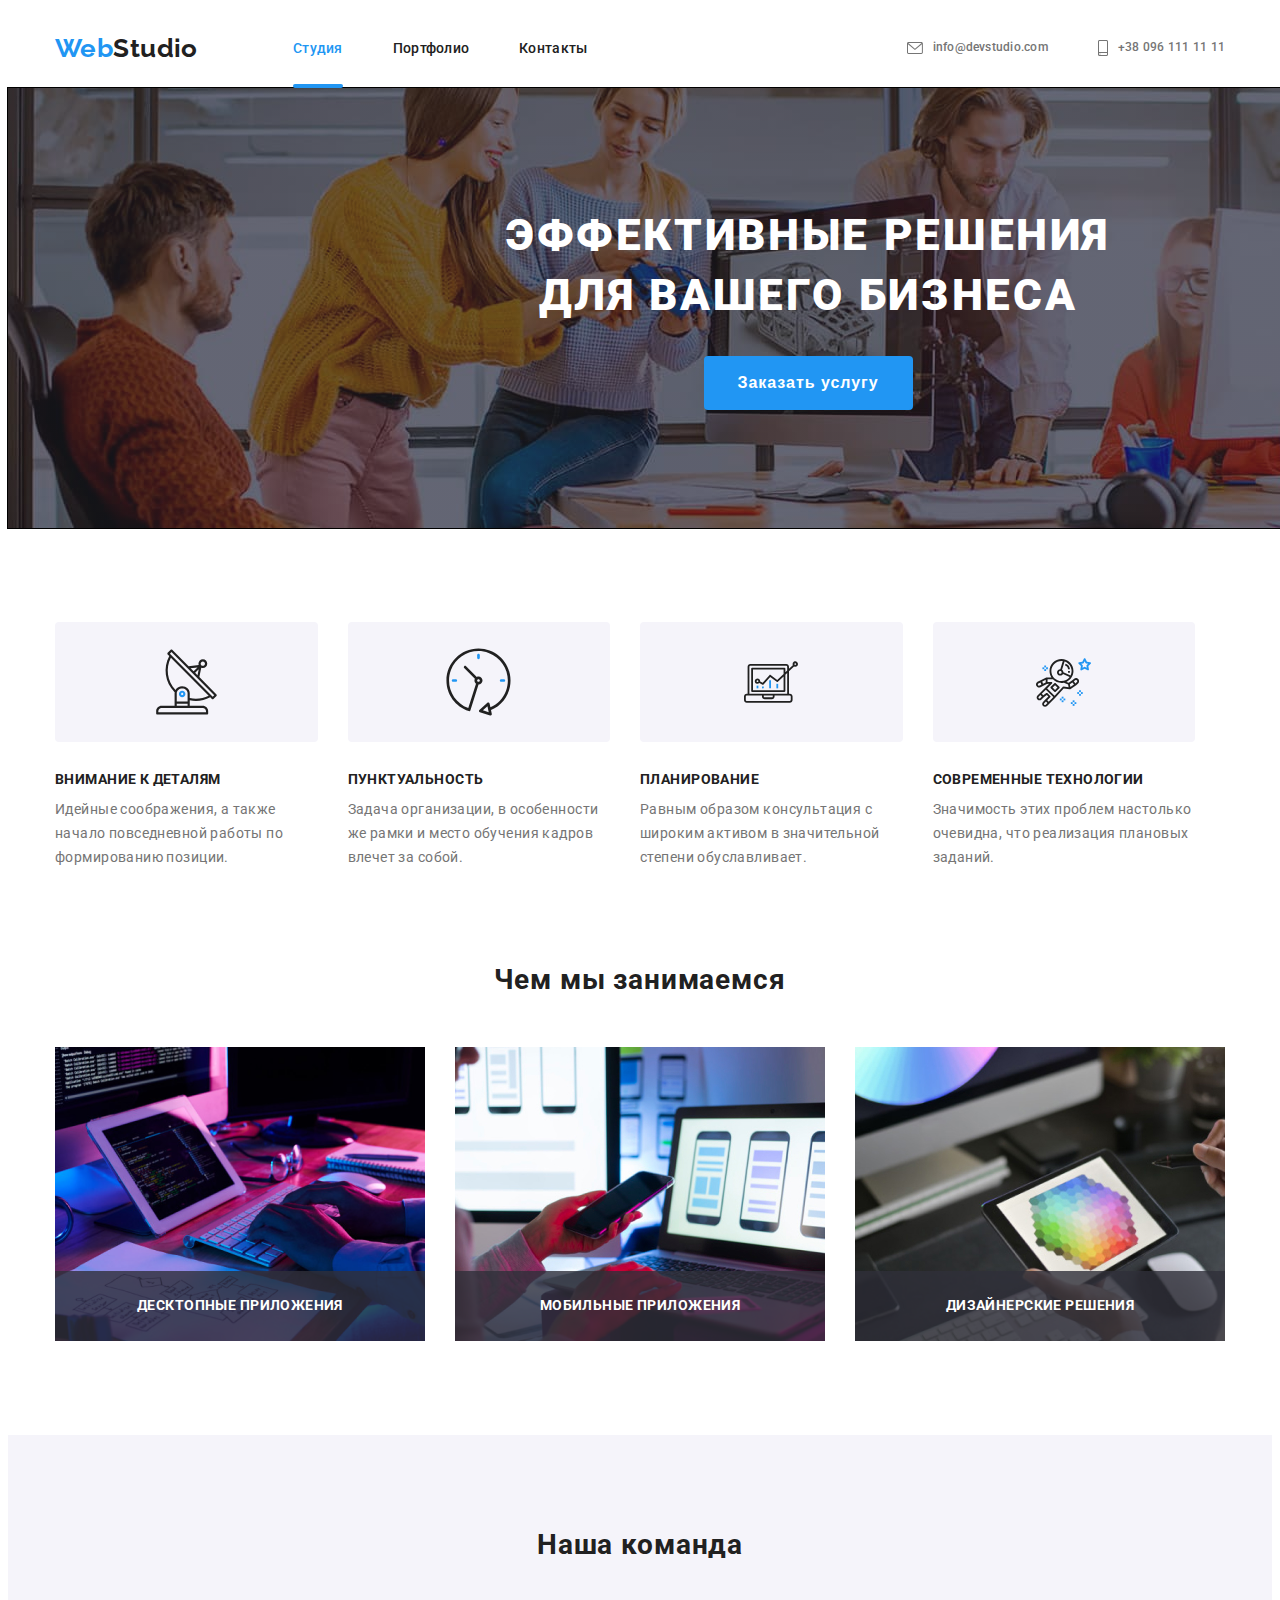
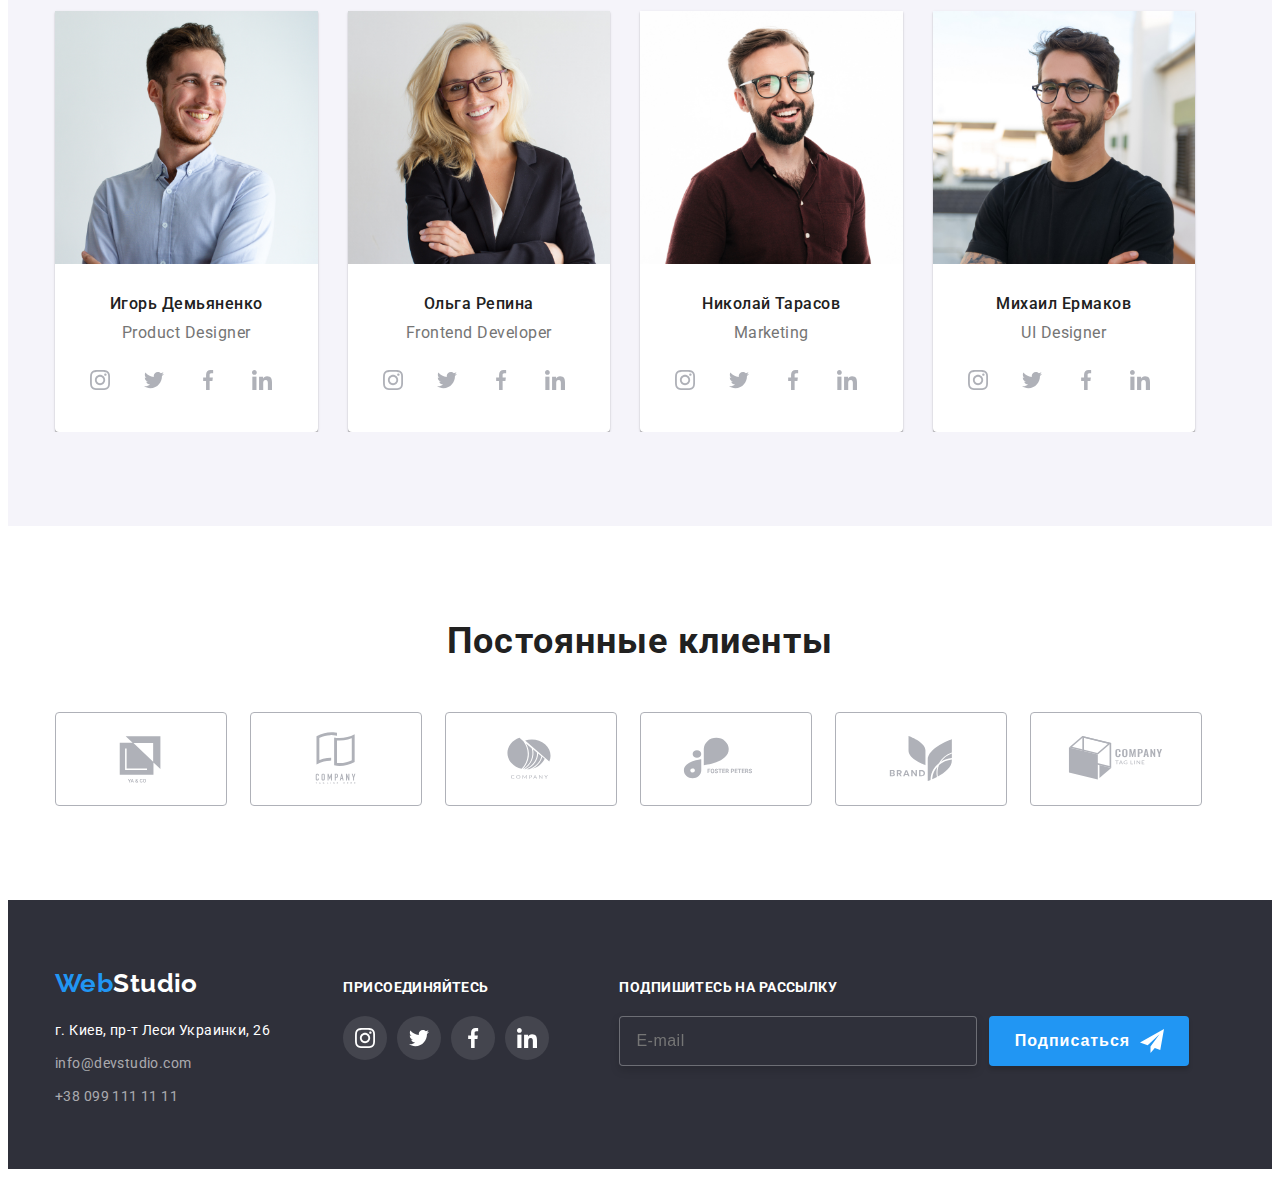
<file: index.html>
<!DOCTYPE html>
<html lang="ru">
  <head>
    <meta charset="UTF-8" />
    <meta http-equiv="X-UA-Compatible" content="IE=edge" />
    <meta name="viewport" content="width=device-width, initial-scale=1.0" />

    <title>Document</title>
    <link rel="preconnect" href="https://fonts.googleapis.com" />
    <link rel="preconnect" href="https://fonts.gstatic.com" crossorigin />
    <link
      href="https://fonts.googleapis.com/css2?family=Raleway:wght@700&family=Roboto:wght@400;500;700;900&display=swap"
      rel="stylesheet"
    />
    <link
      rel="stylesheet"
      href="https://cdnjs.cloudflare.com/ajax/libs/modern-normalize/1.1.0/modern-normalize.min.css"
      integrity="sha512-wpPYUAdjBVSE4KJnH1VR1HeZfpl1ub8YT/NKx4PuQ5NmX2tKuGu6U/JRp5y+Y8XG2tV+wKQpNHVUX03MfMFn9Q=="
      crossorigin="anonymous"
      referrerpolicy="no-referrer"
    />
    <link rel="stylesheet" href="./css/main.min.css" />
    <!-- <link rel="stylesheet" href="./css/styles.css" /> -->
  </head>

  <body class="page">
    <!-- Шапка сайта-->
    <header class="header-page">
      <div class="container">
        <div class="box">
          <nav class="header-page-nav">
            <a href="./index.html" class="logo"><span class="accent">Web</span>Studio</a>

            <ul class="site-nav list">
              <li class="site-nav__item"><a href="" class="site-nav__link current">Студия</a></li>
              <li class="site-nav__item">
                <a href="./portfolio.html" class="site-nav__link">Портфолио</a>
              </li>
              <li class="site-nav__item"><a href="" class="site-nav__link">Контакты</a></li>
            </ul>
          </nav>

          <ul class="header-contacts list">
            <li class="header-contacts__item">
              <a href="mailto:info@devstudio.com" class="header-contacts__title">
                <svg class="header-contacts__icon" width="14" height="10">
                  <use href="./images/symbol-defs.svg#icon-envelope"></use>
                </svg>
                info@devstudio.com</a
              >
            </li>
            <li class="header-contacts__item">
              <a href="tel:+380991111111" class="header-contacts__title">
                <svg class="header-contacts__icon phone" width="10" height="14">
                  <use href="./images/symbol-defs.svg#icon-smartphone"></use>
                </svg>
                +38 096 111 11 11</a
              >
            </li>
          </ul>
        </div>
      </div>
      <button type="button" class="menu__close-btn toggle-btn" aria-expanded="false" toggle-btn>
        <svg
          class="menu__close-icon"
          width="40"
          height="40"
          aria-label="Переключатель мобильного меню"
        >
          <use
            class="menu__icon-cross"
            href="./images/symbol-defs.svg#icon-menu-close"
            data-menu-close
          ></use>
          <use class="menu__icon-menu" href="./images/symbol-defs.svg#icon-menu"></use>
        </svg>
      </button>
    </header>

    <main>
      <!-- Услуги -->
      <div class="hero__overlay">
        <section class="hero">
          <h1 class="hero__title">Эффективные решения для вашего бизнеса</h1>
          <button type="button" class="button" data-modal-open>Заказать услугу</button>
        </section>
      </div>

      <!-- Процесс роботы -->
      <section class="section">
        <div class="container">
          <h2 class="section-title visually-hidden">Процесс роботы</h2>

          <ul class="work list">
            <li class="work__item">
              <div class="work__thumb">
                <svg class="work__icon" width="65" height="70">
                  <use href="./images/symbol-defs.svg#icon-antenna"></use>
                </svg>
              </div>
              <h3 class="work__title">Внимание к деталям</h3>
              <p class="work__text">
                Идейные соображения, а также начало повседневной работы по формированию позиции.
              </p>
            </li>
            <li class="work__item">
              <div class="work__thumb">
                <svg class="work__icon" width="67" height="70">
                  <use href="./images/symbol-defs.svg#icon-clock"></use>
                </svg>
              </div>
              <h3 class="work__title">Пунктуальность</h3>
              <p class="work__text">
                Задача организации, в особенности же рамки и место обучения кадров влечет за собой.
              </p>
            </li>

            <li class="work__item">
              <div class="work__thumb">
                <svg class="work__icon" width="70" height="54">
                  <use href="./images/symbol-defs.svg#icon-diagram"></use>
                </svg>
              </div>
              <h3 class="work__title">Планирование</h3>
              <p class="work__text">
                Равным образом консультация с широким активом в значительной степени обуславливает.
              </p>
            </li>

            <li class="work__item">
              <div class="work__thumb">
                <svg class="work__icon" width="55" height="61">
                  <use href="./images/symbol-defs.svg#icon-astronaut"></use>
                </svg>
              </div>
              <h3 class="work__title">Современные технологии</h3>
              <p class="work__text">
                Значимость этих проблем настолько очевидна, что реализация плановых заданий.
              </p>
            </li>
          </ul>
        </div>
      </section>

      <!-- Чем мы занимаемся -->
      <section class="section gallery">
        <div class="container">
          <h2 class="section-title">Чем мы занимаемся</h2>
          <ul class="gallery__list list">
            <li class="gallery__item">
              <img src="./images/img.jpg" alt="Процес работы" width="370" />
              <p class="gallery__text">Десктопные приложения</p>
            </li>
            <li class="gallery__item">
              <img src="./images/img.1.jpg" alt="Процес работы" width="370" />
              <p class="gallery__text">Мобильные приложения</p>
            </li>
            <li class="gallery__item">
              <img src="./images/img.2.jpg" alt="Процес работы" width="370" />
              <p class="gallery__text">Дизайнерские решения</p>
            </li>
          </ul>
        </div>
      </section>

      <!-- Наша команда -->

      <section class="section feature">
        <div class="container">
          <h2 class="section-title">Наша команда</h2>

          <ul class="feature__list list">
            <li class="feature__item">
              <picture
                ><source
                  srcset="./images/icon.jpg"
                  media="(min-width: 1200px)"
                  sizes="(min-width: 120px) 270px, 100vw" />

                <source
                  srcset="./images/icon-2x.jpg"
                  media="(min-width: 768px)"
                  sizes="(min-width: 768px) 354px, 100vw" />
                <img src="./images/icon-3x.jpg" alt="Персонал" width="450"
              /></picture>
              <h3 class="feature__title">Игорь Демьяненко</h3>
              <p class="feature__text">Product Designer</p>
              <ul class="feature-communication list">
                <li class="feature-communication__item">
                  <a href="" class="feature-communication__link">
                    <svg class="feature-communication__icon" width="20" height="20">
                      <use href="./images/symbol-defs.svg#icon-instagram"></use>
                    </svg>
                  </a>
                </li>
                <li class="feature-communication__item">
                  <a href="" class="feature-communication__link">
                    <svg class="feature-communication__icon" width="20" height="20">
                      <use href="./images/symbol-defs.svg#icon-twitter"></use>
                    </svg>
                  </a>
                </li>
                <li class="feature-communication__item">
                  <a href="" class="feature-communication__link">
                    <svg class="feature-communication__icon" width="20" height="20">
                      <use href="./images/symbol-defs.svg#icon-facebook"></use>
                    </svg>
                  </a>
                </li>
                <li class="feature-communication__item">
                  <a href="" class="feature-communication__link">
                    <svg class="feature-communication__icon" width="20" height="20">
                      <use href="./images/symbol-defs.svg#icon-linkedin"></use>
                    </svg>
                  </a>
                </li>
              </ul>
            </li>

            <li class="feature__item">
              <picture
                ><source
                  srcset="./images/icon.1.jpg"
                  media="(min-width: 1200px)"
                  sizes="(min-width: 120px) 270px, 100vw" />

                <source
                  srcset="./images/icon.1-2x.jpg"
                  media="(min-width: 768px)"
                  sizes="(min-width: 768px) 354px, 100vw" />
                <img src="./images/icon.1-3x.jpg" alt="Персонал" width="450"
              /></picture>
              <h3 class="feature__title">Ольга Репина</h3>
              <p class="feature__text">Frontend Developer</p>
              <ul class="feature-communication list">
                <li class="feature-communication__item">
                  <a href="" class="feature-communication__link">
                    <svg class="feature-communication__icon" width="20" height="20">
                      <use href="./images/symbol-defs.svg#icon-instagram"></use>
                    </svg>
                  </a>
                </li>
                <li class="feature-communication__item">
                  <a href="" class="feature-communication__link">
                    <svg class="feature-communication__icon" width="20" height="20">
                      <use href="./images/symbol-defs.svg#icon-twitter"></use>
                    </svg>
                  </a>
                </li>
                <li class="feature-communication__item">
                  <a href="" class="feature-communication__link">
                    <svg class="feature-communication__icon" width="20" height="20">
                      <use href="./images/symbol-defs.svg#icon-facebook"></use>
                    </svg>
                  </a>
                </li>
                <li class="feature-communication__item">
                  <a href="" class="feature-communication__link">
                    <svg class="feature-communication__icon" width="20" height="20">
                      <use href="./images/symbol-defs.svg#icon-linkedin"></use>
                    </svg>
                  </a>
                </li>
              </ul>
            </li>

            <li class="feature__item">
              <picture
                ><source
                  srcset="./images/icon.2.jpg"
                  media="(min-width: 1200px)"
                  sizes="(min-width: 120px) 270px, 100vw" />

                <source
                  srcset="./images/icon.2-2x.jpg"
                  media="(min-width: 768px)"
                  sizes="(min-width: 768px) 354px, 100vw" />
                <img src="./images/icon.2-3x.jpg" alt="Персонал" width="450"
              /></picture>
              <h3 class="feature__title">Николай Тарасов</h3>
              <p class="feature__text">Marketing</p>
              <ul class="feature-communication list">
                <li class="feature-communication__item">
                  <a href="" class="feature-communication__link">
                    <svg class="feature-communication__icon" width="20" height="20">
                      <use href="./images/symbol-defs.svg#icon-instagram"></use>
                    </svg>
                  </a>
                </li>
                <li class="feature-communication__item">
                  <a href="" class="feature-communication__link">
                    <svg class="feature-communication__icon" width="20" height="20">
                      <use href="./images/symbol-defs.svg#icon-twitter"></use>
                    </svg>
                  </a>
                </li>
                <li class="feature-communication__item">
                  <a href="" class="feature-communication__link">
                    <svg class="feature-communication__icon" width="20" height="20">
                      <use href="./images/symbol-defs.svg#icon-facebook"></use>
                    </svg>
                  </a>
                </li>
                <li class="feature-communication__item">
                  <a href="" class="feature-communication__link">
                    <svg class="feature-communication__icon" width="20" height="20">
                      <use href="./images/symbol-defs.svg#icon-linkedin"></use>
                    </svg>
                  </a>
                </li>
              </ul>
            </li>

            <li class="feature__item">
              <picture>
                <source
                  srcset="./images/icon.3.jpg"
                  media="(min-width: 1200px)"
                  sizes="(min-width: 120px) 270px, 100vw" />

                <source
                  srcset="./images/icon.3-2x.jpg"
                  media="(min-width: 768px)"
                  sizes="(min-width: 768px) 354px, 100vw" />
                <img src="./images/icon.3-3x.jpg" alt="Персонал" width="450"
              /></picture>
              <h3 class="feature__title">Михаил Ермаков</h3>
              <p class="feature__text">UI Designer</p>
              <ul class="feature-communication list">
                <li class="feature-communication__item">
                  <a href="" class="feature-communication__link">
                    <svg class="feature-communication__icon" width="20" height="20">
                      <use href="./images/symbol-defs.svg#icon-instagram"></use>
                    </svg>
                  </a>
                </li>
                <li class="feature-communication__item">
                  <a href="" class="feature-communication__link">
                    <svg class="feature-communication__icon" width="20" height="20">
                      <use href="./images/symbol-defs.svg#icon-twitter"></use>
                    </svg>
                  </a>
                </li>
                <li class="feature-communication__item">
                  <a href="" class="feature-communication__link">
                    <svg class="feature-communication__icon" width="20" height="20">
                      <use href="./images/symbol-defs.svg#icon-facebook"></use>
                    </svg>
                  </a>
                </li>
                <li class="feature-communication__item">
                  <a href="" class="feature-communication__link">
                    <svg class="feature-communication__icon" width="20" height="20">
                      <use href="./images/symbol-defs.svg#icon-linkedin"></use>
                    </svg>
                  </a>
                </li>
              </ul>
            </li>
          </ul>
        </div>
      </section>

      <!-- Клиенты -->
      <section class="section">
        <div class="container">
          <h2 class="clients__title">Постоянные клиенты</h2>
          <ul class="clients list">
            <li class="clients__item">
              <a class="clients__link">
                <svg class="clients__icon" width="106" height="60">
                  <use href="./images/symbol-clients.svg#icon-Logo"></use>
                </svg>
              </a>
            </li>
            <li class="clients__item">
              <a class="clients__link">
                <svg class="clients__icon" width="106" height="60">
                  <use href="./images/symbol-clients.svg#icon-Logo-1"></use>
                </svg>
              </a>
            </li>
            <li class="clients__item">
              <a class="clients__link">
                <svg class="clients__icon" width="106" height="60">
                  <use href="./images/symbol-clients.svg#icon-Logo-2"></use>
                </svg>
              </a>
            </li>
            <li class="clients__item">
              <a class="clients__link">
                <svg class="clients__icon" width="106" height="60">
                  <use href="./images/symbol-clients.svg#icon-Logo-3"></use>
                </svg>
              </a>
            </li>
            <li class="clients__item">
              <a class="clients__link">
                <svg class="clients__icon" width="106" height="60">
                  <use href="./images/symbol-clients.svg#icon-Logo-4"></use>
                </svg>
              </a>
            </li>
            <li class="clients__item">
              <a class="clients__link">
                <svg class="clients__icon" width="106" height="60">
                  <use href="./images/symbol-clients.svg#icon-Logo-5"></use>
                </svg>
              </a>
            </li>
          </ul>
        </div>
      </section> 
    </main>

    <!-- Футер -->
    <footer class="footer-adress">
      <div class="contact-wrap">
        <div class="container">
          <div class="footer-adress__contact">
            <div class="contact-link">
              <a href="./index.html" class="logo-footer"><span class="accent">Web</span>Studio</a>
              <address>
                <ul class="footer-contacts list">
                  <li class="footer-contacts__item">
                    <a
                      href="https://goo.gl/maps/pnNfETj2RrLpbSRX6"
                      target="_blank"
                      rel="nooper noreferrer"
                      class="footer-contacts__text"
                      >г. Киев, пр-т Леси Украинки, 26</a
                    >
                  </li>
                  <li class="footer-contacts__item">
                    <a href="mailto:info@devstudio.com" class="footer-contacts__link">
                      info@devstudio.com</a
                    >
                  </li>
                  <li class="footer-contacts__item">
                    <a href="tel:+380991111111" class="footer-contacts__link"> +38 099 111 11 11</a>
                  </li>
                </ul>
              </address>
            </div>
            <div class="social-contacts">
              <div class="social-contacts__wrapper">
                <p class="social-contacts__title">Присоединяйтесь</p>
                <ul class="social-contacts__list list">
                  <li class="social-contacts__item">
                    <a href="" class="social-contacts__link">
                      <svg class="social-contacts__icon" width="20" height="20">
                        <use href="./images/symbol-defs.svg#icon-instagram"></use>
                      </svg>
                    </a>
                  </li>
                  <li class="social-contacts__item">
                    <a href="" class="social-contacts__link">
                      <svg class="social-contacts__icon" width="20" height="20">
                        <use href="./images/symbol-defs.svg#icon-twitter"></use>
                      </svg>
                    </a>
                  </li>
                  <li class="social-contacts__item">
                    <a href="" class="social-contacts__link">
                      <svg class="social-contacts__icon" width="20" height="20">
                        <use href="./images/symbol-defs.svg#icon-facebook"></use>
                      </svg>
                    </a>
                  </li>
                  <li class="social-contacts__item">
                    <a href="" class="social-contacts__link">
                      <svg class="social-contacts__icon" width="20" height="20">
                        <use href="./images/symbol-defs.svg#icon-linkedin"></use>
                      </svg>
                    </a>
                  </li>
                </ul>
              </div>
            </div>
          </div>

          <div class="footer-email__wrapper">
            <p class="footer-email__title">Подпишитесь на рассылку</p>
            <form class="form">
              <div class="form__wrapper">
                <input type="search" name="search" placeholder="E-mail" class="form__input" />
                <button type="submit" class="form__btn">
                  Подписаться
                  <svg class="form__icon" width="24" height="24">
                    <use href="./images/symbol-defs.svg#icon-icon-send"></use>
                  </svg>
                </button>
              </div>
            </form>
          </div>
        </div>
      </div>
    </footer> 

    <!-- Модальное окно -->
     <div class="backdrop is-hidden" data-modal>
      <div class="modal">
        <button class="modal__close-btn" data-modal-close>
          <svg class="modal__close-icon" width="11" height="11">
            <use href="./images/symbol-defs.svg#icon-x"></use>
          </svg>
        </button>
        <p class="modal__title">Оставьте свои данные, мы вам перезвоним</p>
        <form class="modal__form">
          <div class="modal__wrapper">
            <label for="person" class="modal__label">Имя</label>
            <input type="text" name="text" id="person" class="modal__input" placeholder=" " />
            <svg class="modal__icon" width="18" height="18">
              <use href="./images/symbol-defs.svg#icon-modal-person"></use>
            </svg>
          </div>
          <div class="modal__wrapper">
            <label for="tel" class="modal__label">Телефон</label>
            <input type="tel" name="tel" id="tel" class="modal__input" placeholder=" " />
            <svg class="modal__icon" width="18" height="18">
              <use href="./images/symbol-defs.svg#icon-modal-phone"></use>
            </svg>
          </div>
          <div class="modal__wrapper">
            <label for="email" class="modal__label">Почта</label>
            <input type="email" name="email" id="email" class="modal__input" placeholder=" " />
            <svg class="modal__icon" width="18" height="18">
              <use href="./images/symbol-defs.svg#icon-modal-email"></use>
            </svg>
          </div>
          <div class="modal__wrapper">
            <label for="text" class="modal__label">Комментарий</label>
            <textarea
              name="text"
              id="text"
              class="modal__text"
              placeholder="Введите текст"
            ></textarea>
          </div>
          <div class="modal__field">
            <input
              type="checkbox"
              name="privacy"
              id="privacy"
              value="true"
              class="modal__input-checkbox visually-hidden"
            />
            <label for="privacy" class="modal__label-checkbox"
              >Соглашаюсь с рассылкой и принимаю
              <a href="" class="modal__link"
                ><span class="modal__accent">Условия договора</span></a
              ></label
            >
          </div>
          <button type="submit" class="modal__btn">Отправить</button>
        </form>
      </div>
    </div> 
    <!-- Бургер меню -->
    <div class="menu is-hidden" data-menu>
      <form class="menu__form">
        <div class="menu__box-1">
          <nav class="menu__nav">
            <ul class="menu__list list">
              <li class="menu__item"><a href="" class="menu__link current">Студия</a></li>
              <li class="menu__item">
                <a href="./portfolio.html" class="menu__link">Портфолио</a>
              </li>
              <li class="menu__item"><a href="" class="menu__link">Контакты</a></li>
            </ul>
          </nav>
        </div>
        <div class="menu__box-2">
          <div class="menu__wrapper">
            <ul class="menu-contacts list">
              <li class="menu-contacts__item">
                <a href="tel:+380991111111" class="menu-contacts__link-phone"> +38 096 111 11 11</a>
              </li>
              <li class="menu-contacts__item">
                <a href="mailto:info@devstudio.com" class="menu-contacts__link-mail">
                  info@devstudio.com</a
                >
              </li>
            </ul>
          </div>
          <div class="menu__wrapper">
            <ul class="menu-soc list">
              <li class="menu-soc__item"><a href="" class="menu-soc__link">Instagram</a></li>
              <li class="menu-soc__item"><a href="" class="menu-soc__link">Twitter</a></li>
              <li class="menu-soc__item"><a href="" class="menu-soc__link">Facebook</a></li>
              <li class="menu-soc__item"><a href="" class="menu-soc__link">LinkedIn</a></li>
            </ul>
          </div>
        </div>
      </form>
    </div>

    <script src="./js/modal.js">
      (() => {
        const refs = {
        openModalBtn: document.querySelector('[data-modal-open]'),
        closeModalBtn: document.querySelector('[data-modal-close]'),
        modal: document.querySelector('[data-modal]'),
        body: document.querySelector('body'),
      };

      refs.openModalBtn.addEventListener('click', toggleModal);
      refs.closeModalBtn.addEventListener('click', toggleModal);

      function toggleModal() {
        refs.modal.classList.toggle('is-hidden');
        refs.body.classList.toggle('no-scroll');
      }
      })();
    </script>
    <script src="./js/menu.js"></script>
  </body>
</html>
</file>
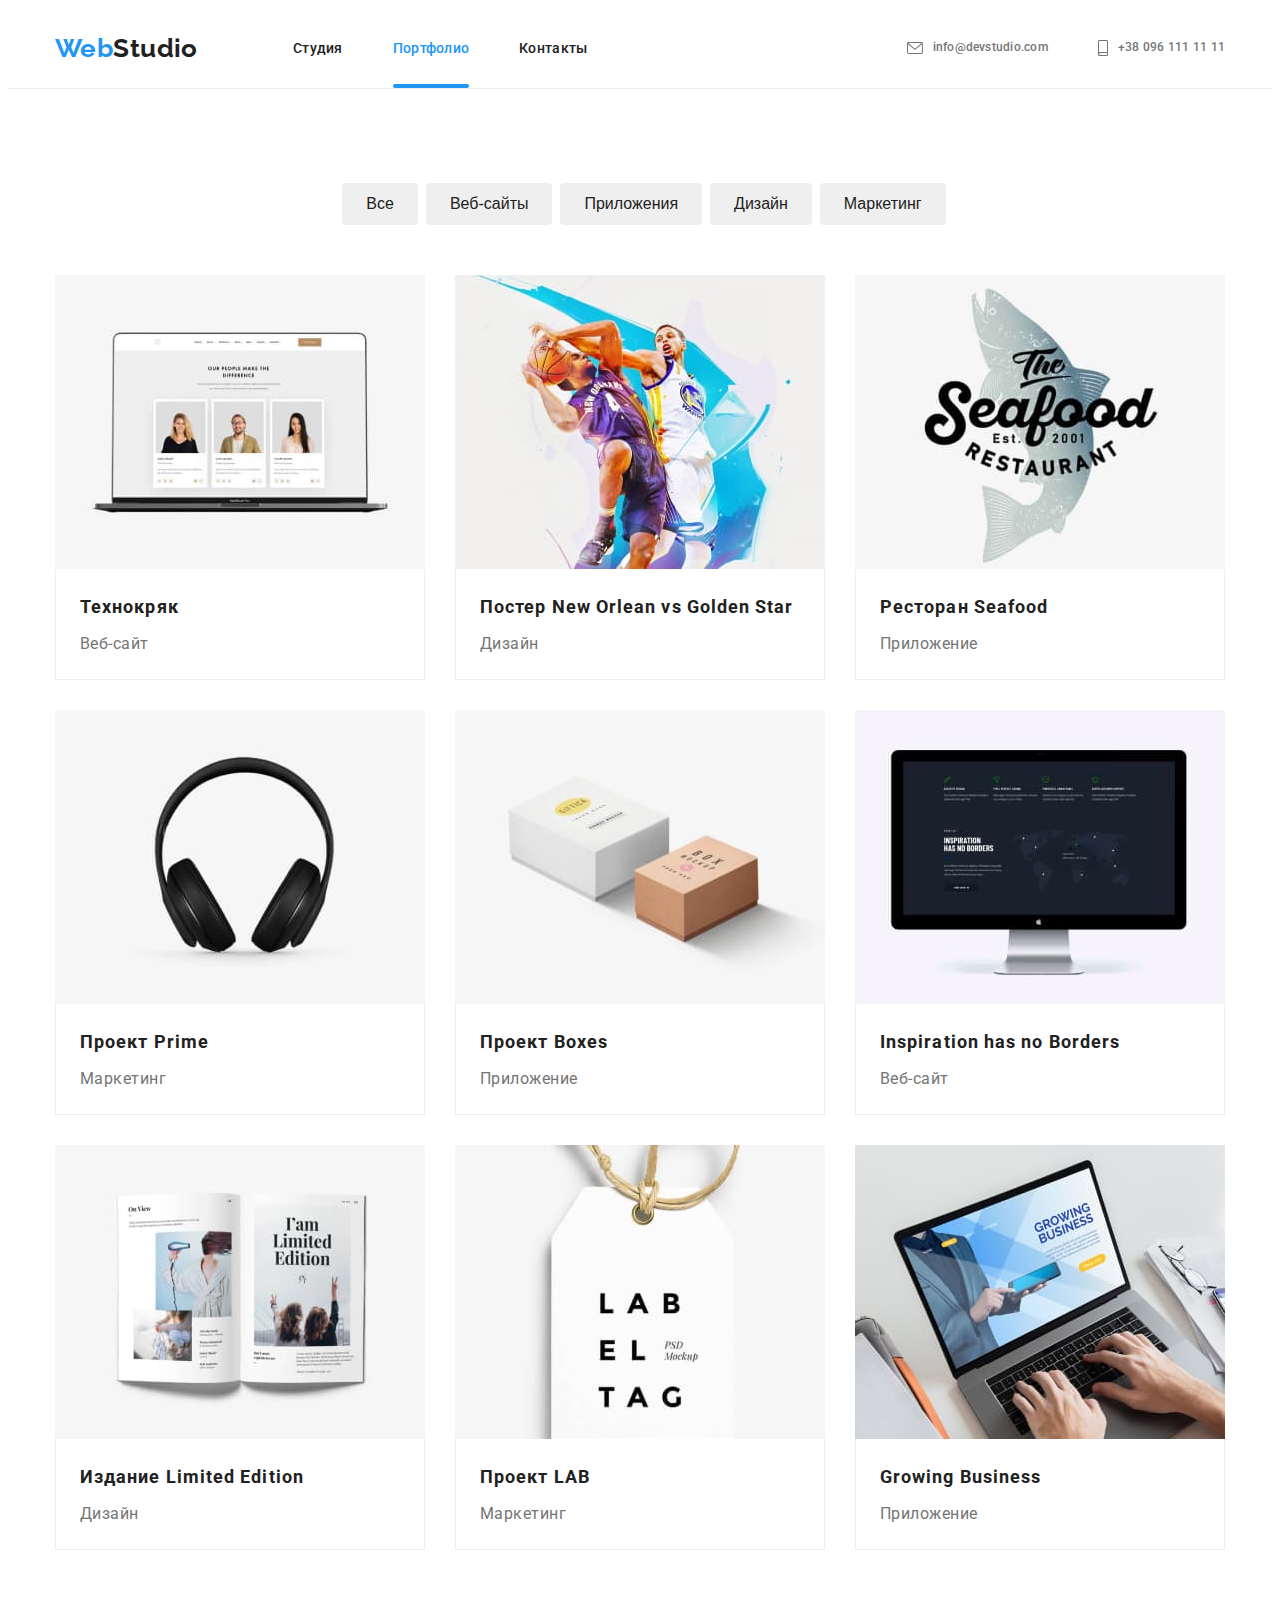
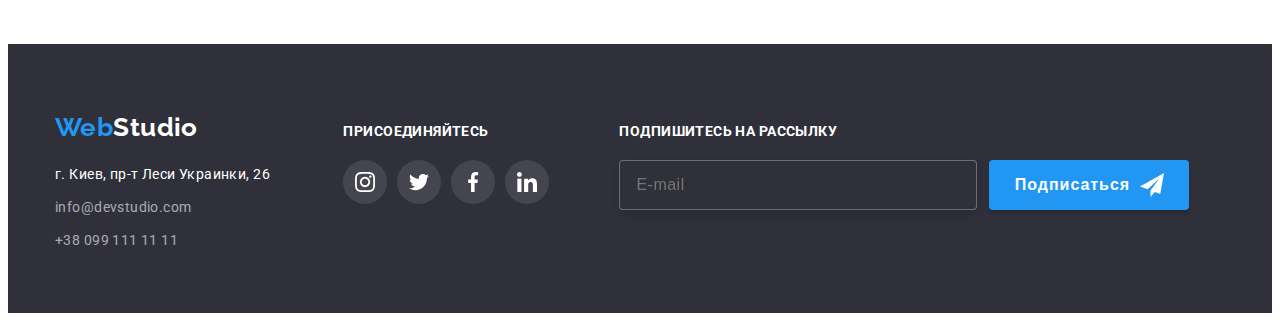
<file: portfolio.html>
<!DOCTYPE html>
<html lang="ru">
  <head>
    <meta charset="UTF-8" />
    <meta http-equiv="X-UA-Compatible" content="IE=edge" />
    <meta name="viewport" content="width=device-width, initial-scale=1.0" />
    <title>Document</title>
    <link rel="preconnect" href="https://fonts.googleapis.com" />
    <link rel="preconnect" href="https://fonts.gstatic.com" crossorigin />
    <link
      href="https://fonts.googleapis.com/css2?family=Raleway:wght@700&family=Roboto:wght@400;500;700;900&display=swap"
      rel="stylesheet"
    />
    <link
      rel="stylesheet"
      href="https://cdnjs.cloudflare.com/ajax/libs/modern-normalize/1.1.0/modern-normalize.min.css"
      integrity="sha512-wpPYUAdjBVSE4KJnH1VR1HeZfpl1ub8YT/NKx4PuQ5NmX2tKuGu6U/JRp5y+Y8XG2tV+wKQpNHVUX03MfMFn9Q=="
      crossorigin="anonymous"
      referrerpolicy="no-referrer"
    />
    <link rel="stylesheet" href="./css/main.min.css" />
  </head>

  <body>
    <!-- Шапка сайта-->
    <header class="header-page header-page__border">
      <div class="container">
        <div class="box">
          <nav class="header-page-nav">
            <a href="./index.html" class="logo"><span class="accent">Web</span>Studio</a>

            <ul class="site-nav list">
              <li class="site-nav__item">
                <a href="./index.html" class="site-nav__link">Студия</a>
              </li>
              <li class="site-nav__item">
                <a href="" class="site-nav__link current">Портфолио</a>
              </li>
              <li class="site-nav__item"><a href="" class="site-nav__link">Контакты</a></li>
            </ul>
          </nav>

          <ul class="header-contacts list">
            <li class="header-contacts__item">
              <a href="mailto:info@devstudio.com" class="header-contacts__title">
                <svg class="header-contacts__icon" width="14" height="10">
                  <use href="./images/symbol-defs.svg#icon-envelope"></use>
                </svg>
                info@devstudio.com</a
              >
            </li>
            <li class="header-contacts__item">
              <a href="tel:+380991111111" class="header-contacts__title">
                <svg class="header-contacts__icon phone" width="10" height="14">
                  <use href="./images/symbol-defs.svg#icon-smartphone"></use>
                </svg>
                +38 096 111 11 11</a
              >
            </li>
          </ul>
        </div>
      </div>
      <button type="button" class="menu__close-btn toggle-btn" aria-expanded="false" toggle-btn>
        <svg
          class="menu__close-icon"
          width="40"
          height="40"
          aria-label="Переключатель мобильного меню"
        >
          <use
            class="menu__icon-cross"
            href="./images/symbol-defs.svg#icon-menu-close"
            data-menu-close
          ></use>
          <use class="menu__icon-menu" href="./images/symbol-defs.svg#icon-menu"></use>
        </svg>
      </button>
    </header>

    <main>
      <section class="section">
        <div class="container">
          <h1 class="section-title visually-hidden">Наши проекты</h1>
          <ul class="button-primary__list list">
            <li><button type="button" class="button-primary">Все</button></li>
            <li><button type="button" class="button-primary">Веб-сайты</button></li>
            <li><button type="button" class="button-primary">Приложения</button></li>
            <li><button type="button" class="button-primary">Дизайн</button></li>
            <li><button type="button" class="button-primary">Маркетинг</button></li>
          </ul>
          <ul class="projects list">
            <li class="projects__item">
              <a href="" class="projects__link">
                <div class="projects__wrapper">
                  <picture>
                    <source
                      srcset="./images/image.jpg"
                      media="(min-width: 1200px)"
                      sizes="(min-width: 120px) 370px, 100vw" />

                    <source
                      srcset="./images/image-2x.jpg"
                      media="(min-width: 768px)"
                      sizes="(min-width: 768px) 354px, 100vw" />
                    <img src="./images/image-3x.jpg" alt="Ноутбук" width="450" height="100%"
                  /></picture>

                  <p class="projects__text">
                    Ресурс предлагает комплексные предложения с разным уровнем функционала и
                    сервисов. Все это позволит посетителю получить исчерпывающие сведения о компании
                    или частном лице.
                  </p>
                </div>

                <div class="projects__box">
                  <h2 class="projects__title">Технокряк</h2>
                  <p class="projects__work">Веб-сайт</p>
                </div>
              </a>
            </li>
            <li class="projects__item">
              <a href="" class="projects__link">
                <div class="projects__wrapper">
                  <picture>
                    <source
                      srcset="./images/image.1.jpg"
                      media="(min-width: 1200px)"
                      sizes="(min-width: 120px) 370px, 100vw" />

                    <source
                      srcset="./images/image.1-2x.jpg"
                      media="(min-width: 768px)"
                      sizes="(min-width: 768px) 354px, 100vw" />
                    <img
                      src="./images/image.1-3x.jpg"
                      alt="Двое мужчин играют в баскетбол"
                      width="450"
                      height="294"
                  /></picture>
                  <p class="projects__text">
                    Ресурс предлагает комплексные предложения с разным уровнем функционала и
                    сервисов. Все это позволит посетителю получить исчерпывающие сведения о компании
                    или частном лице.
                  </p>
                </div>

                <div class="projects__box">
                  <h2 class="projects__title">Постер New Orlean vs Golden Star</h2>
                  <p class="projects__work">Дизайн</p>
                </div>
              </a>
            </li>
            <li class="projects__item">
              <a href="" class="projects__link">
                <div class="projects__wrapper">
                  <picture>
                    <source
                      srcset="./images/image.2.jpg"
                      media="(min-width: 1200px)"
                      sizes="(min-width: 120px) 370px, 100vw" />

                    <source
                      srcset="./images/image.2-2x.jpg"
                      media="(min-width: 768px)"
                      sizes="(min-width: 768px) 354px, 100vw" />
                    <img
                      src="./images/image.2-3x.jpg"
                      alt="Лого ресторана"
                      width="450"
                      height="294"
                  /></picture>
                  <p class="projects__text">
                    Ресурс предлагает комплексные предложения с разным уровнем функционала и
                    сервисов. Все это позволит посетителю получить исчерпывающие сведения о компании
                    или частном лице.
                  </p>
                </div>

                <div class="projects__box">
                  <h2 class="projects__title">Ресторан Seafood</h2>
                  <p class="projects__work">Приложение</p>
                </div>
              </a>
            </li>
            <li class="projects__item">
              <a href="" class="projects__link">
                <div class="projects__wrapper">
                  <picture>
                    <source
                      srcset="./images/image.3.jpg"
                      media="(min-width: 1200px)"
                      sizes="(min-width: 120px) 370px, 100vw" />

                    <source
                      srcset="./images/image.3-2x.jpg"
                      media="(min-width: 768px)"
                      sizes="(min-width: 768px) 354px, 100vw" />
                    <img src="./images/image.3-3x.jpg" alt="Наушники" width="450" height="294"
                  /></picture>
                  <p class="projects__text">
                    Ресурс предлагает комплексные предложения с разным уровнем функционала и
                    сервисов. Все это позволит посетителю получить исчерпывающие сведения о компании
                    или частном лице.
                  </p>
                </div>

                <div class="projects__box">
                  <h2 class="projects__title">Проект Prime</h2>
                  <p class="projects__work">Маркетинг</p>
                </div>
              </a>
            </li>
            <li class="projects__item">
              <a href="" class="projects__link">
                <div class="projects__wrapper">
                  <picture>
                    <source
                      srcset="./images/image.4.jpg"
                      media="(min-width: 1200px)"
                      sizes="(min-width: 120px) 370px, 100vw" />

                    <source
                      srcset="./images/image.4-2x.jpg"
                      media="(min-width: 768px)"
                      sizes="(min-width: 768px) 354px, 100vw" />
                    <img src="./images/image.4-3x.jpg" alt="Две коробки" width="450" height="294"
                  /></picture>
                  <p class="projects__text">
                    Ресурс предлагает комплексные предложения с разным уровнем функционала и
                    сервисов. Все это позволит посетителю получить исчерпывающие сведения о компании
                    или частном лице.
                  </p>
                </div>

                <div class="projects__box">
                  <h2 class="projects__title">Проект Boxes</h2>
                  <p class="projects__work">Приложение</p>
                </div>
              </a>
            </li>
            <li class="projects__item">
              <a href="" class="projects__link">
                <div class="projects__wrapper">
                  <picture>
                    <source
                      srcset="./images/image.5.jpg"
                      media="(min-width: 1200px)"
                      sizes="(min-width: 120px) 370px, 100vw" />

                    <source
                      srcset="./images/image.5-2x.jpg"
                      media="(min-width: 768px)"
                      sizes="(min-width: 768px) 354px, 100vw" />
                    <img
                      src="./images/image.5-3x.jpg"
                      alt="Монитор комп'ютера"
                      width="450"
                      height="294"
                  /></picture>
                  <p class="projects__text">
                    Ресурс предлагает комплексные предложения с разным уровнем функционала и
                    сервисов. Все это позволит посетителю получить исчерпывающие сведения о компании
                    или частном лице.
                  </p>
                </div>

                <div class="projects__box">
                  <h2 class="projects__title">Inspiration has no Borders</h2>
                  <p class="projects__work">Веб-сайт</p>
                </div>
              </a>
            </li>
            <li class="projects__item">
              <a href="" class="projects__link">
                <div class="projects__wrapper">
                  <picture
                    ><source
                      srcset="./images/image.6.jpg"
                      media="(min-width: 1200px)"
                      sizes="(min-width: 120px) 370px, 100vw" />

                    <source
                      srcset="./images/image.6-2x.jpg"
                      media="(min-width: 768px)"
                      sizes="(min-width: 768px) 354px, 100vw" />
                    <img
                      src="./images/image.6-3x.jpg"
                      alt="Открытый журнал"
                      width="450"
                      height="294"
                  /></picture>
                  <p class="projects__text">
                    Ресурс предлагает комплексные предложения с разным уровнем функционала и
                    сервисов. Все это позволит посетителю получить исчерпывающие сведения о компании
                    или частном лице.
                  </p>
                </div>

                <div class="projects__box">
                  <h2 class="projects__title">Издание Limited Edition</h2>
                  <p class="projects__work">Дизайн</p>
                </div>
              </a>
            </li>
            <li class="projects__item">
              <a href="" class="projects__link">
                <div class="projects__wrapper">
                  <picture>
                    <source
                      srcset="./images/image.7.jpg"
                      media="(min-width: 1200px)"
                      sizes="(min-width: 120px) 370px, 100vw" />

                    <source
                      srcset="./images/image.7-2x.jpg"
                      media="(min-width: 768px)"
                      sizes="(min-width: 768px) 354px, 100vw" />
                    <img src="./images/image.7-3x.jpg" alt="Проект LAB" width="450" height="294"
                  /></picture>
                  <p class="projects__text">
                    Ресурс предлагает комплексные предложения с разным уровнем функционала и
                    сервисов. Все это позволит посетителю получить исчерпывающие сведения о компании
                    или частном лице.
                  </p>
                </div>

                <div class="projects__box">
                  <h2 class="projects__title">Проект LAB</h2>
                  <p class="projects__work">Маркетинг</p>
                </div>
              </a>
            </li>
            <li class="projects__item">
              <a href="" class="projects__link">
                <div class="projects__wrapper">
                  <picture>
                    <source
                      srcset="./images/image.8.jpg"
                      media="(min-width: 1200px)"
                      sizes="(min-width: 120px) 370px, 100vw" />

                    <source
                      srcset="./images/image.8-2x.jpg"
                      media="(min-width: 768px)"
                      sizes="(min-width: 768px) 354px, 100vw" />
                    <img
                      src="./images/image.8-3x.jpg"
                      alt="Робота за проектом"
                      width="450"
                      height="294"
                  /></picture>
                  <p class="projects__text">
                    Ресурс предлагает комплексные предложения с разным уровнем функционала и
                    сервисов. Все это позволит посетителю получить исчерпывающие сведения о компании
                    или частном лице.
                  </p>
                </div>

                <div class="projects__box">
                  <h2 class="projects__title">Growing Business</h2>
                  <p class="projects__work">Приложение</p>
                </div>
              </a>
            </li>
          </ul>
        </div>
      </section>
    </main>

    <!-- Футер -->
    <footer class="footer-adress">
      <div class="contact-wrap">
        <div class="container">
          <div class="footer-adress__contact">
            <div class="contact-link">
              <a href="./index.html" class="logo-footer"><span class="accent">Web</span>Studio</a>
              <address>
                <ul class="footer-contacts list">
                  <li class="footer-contacts__item">
                    <a
                      href="https://goo.gl/maps/pnNfETj2RrLpbSRX6"
                      target="_blank"
                      rel="nooper noreferrer"
                      class="footer-contacts__text"
                      >г. Киев, пр-т Леси Украинки, 26</a
                    >
                  </li>
                  <li class="footer-contacts__item">
                    <a href="mailto:info@devstudio.com" class="footer-contacts__link">
                      info@devstudio.com</a
                    >
                  </li>
                  <li class="footer-contacts__item">
                    <a href="tel:+380991111111" class="footer-contacts__link"> +38 099 111 11 11</a>
                  </li>
                </ul>
              </address>
            </div>
            <div class="social-contacts">
              <div class="social-contacts__wrapper">
                <p class="social-contacts__title">Присоединяйтесь</p>
                <ul class="social-contacts__list list">
                  <li class="social-contacts__item">
                    <a href="" class="social-contacts__link">
                      <svg class="social-contacts__icon" width="20" height="20">
                        <use href="./images/symbol-defs.svg#icon-instagram"></use>
                      </svg>
                    </a>
                  </li>
                  <li class="social-contacts__item">
                    <a href="" class="social-contacts__link">
                      <svg class="social-contacts__icon" width="20" height="20">
                        <use href="./images/symbol-defs.svg#icon-twitter"></use>
                      </svg>
                    </a>
                  </li>
                  <li class="social-contacts__item">
                    <a href="" class="social-contacts__link">
                      <svg class="social-contacts__icon" width="20" height="20">
                        <use href="./images/symbol-defs.svg#icon-facebook"></use>
                      </svg>
                    </a>
                  </li>
                  <li class="social-contacts__item">
                    <a href="" class="social-contacts__link">
                      <svg class="social-contacts__icon" width="20" height="20">
                        <use href="./images/symbol-defs.svg#icon-linkedin"></use>
                      </svg>
                    </a>
                  </li>
                </ul>
              </div>
            </div>
          </div>

          <div class="footer-email__wrapper">
            <p class="footer-email__title">Подпишитесь на рассылку</p>
            <form class="form">
              <div class="form__wrapper">
                <input type="search" name="search" placeholder="E-mail" class="form__input" />
                <button type="submit" class="form__btn">
                  Подписаться
                  <svg class="form__icon" width="24" height="24">
                    <use href="./images/symbol-defs.svg#icon-icon-send"></use>
                  </svg>
                </button>
              </div>
            </form>
          </div>
        </div>
      </div>
    </footer>
    <!-- Бургер меню -->
    <div class="menu is-hidden" data-menu>
      <form class="menu__form">
        <div class="menu__box-1">
          <nav class="menu__nav">
            <ul class="menu__list list">
              <li class="menu__item"><a href="./index.html" class="menu__link">Студия</a></li>
              <li class="menu__item">
                <a href="" class="menu__link current">Портфолио</a>
              </li>
              <li class="menu__item"><a href="" class="menu__link">Контакты</a></li>
            </ul>
          </nav>
        </div>
        <div class="menu__box-2">
          <div class="menu__wrapper">
            <ul class="menu-contacts list">
              <li class="menu-contacts__item">
                <a href="tel:+380991111111" class="menu-contacts__link-phone"> +38 096 111 11 11</a>
              </li>
              <li class="menu-contacts__item">
                <a href="mailto:info@devstudio.com" class="menu-contacts__link-mail">
                  info@devstudio.com</a
                >
              </li>
            </ul>
          </div>
          <div class="menu__wrapper">
            <ul class="menu-soc list">
              <li class="menu-soc__item"><a href="" class="menu-soc__link">Instagram</a></li>
              <li class="menu-soc__item"><a href="" class="menu-soc__link">Twitter</a></li>
              <li class="menu-soc__item"><a href="" class="menu-soc__link">Facebook</a></li>
              <li class="menu-soc__item"><a href="" class="menu-soc__link">LinkedIn</a></li>
            </ul>
          </div>
        </div>
      </form>
    </div>
    <script src="./js/menu.js"></script>
  </body>
</html>
</file>
<file: css/styles.css>
:root {
  --primary-text-color: #757575;
  --title-text-color: #212121;
  --accent-color: #2196f3;
  --primary-white-color: #ffffff;
  --primary-grey-color: #2f303a;
}

.visually-hidden {
  position: absolute;
  white-space: nowrap;
  width: 1px;
  height: 1px;
  overflow: hidden;
  border: 0;
  padding: 0;
  clip: rect(0 0 0 0);
  clip-path: inset(50%);
  margin: -1px;
}

p,
h1,
h2,
h3,
h4,
h5,
h6 {
  margin: 0;
  padding: 0;
}

ul,
ol {
  margin: 0;
  padding-left: 0;
}

img {
  display: block;
  max-width: 100%;
  height: auto;
}

.container {
  width: 1200px;
  margin: 0 auto;
  padding-left: 15px;
  padding-right: 15px;
  /* outline: 2px solid red; */
}

.box {
  display: flex;
  align-items: center;

  padding-top: 24px;
  padding-bottom: 25px;
}

body {
  background-color: var(--primary-white-color);
  color: var(--primary-text-color);
  font-family: 'Roboto', sans-serif;
  font-size: 14px;
  letter-spacing: 0.03em;
}

.border {
  border: 1px solid #ececec;
}

.list {
  list-style: none;
}

/* icon */
.thumb {
  display: flex;
  align-items: center;
  justify-content: center;
  background-color: #f5f4fa;
  border-radius: 4px;
  max-width: 270px;
  height: 120px;
  margin-bottom: 30px;
}

.icon-img {
  display: inline-flex;
  background-position: center;
  background-repeat: no-repeat;
  background-size: contain;
}

.icon {
  display: inline-flex;
  background-position: center;
  background-repeat: no-repeat;
  background-size: contain;
}

.icon:not(:last-child) {
  margin-left: 10px;
}

/* логотип */
.logo {
  color: var(--title-text-color);
  font-family: 'Raleway', sans-serif;
  font-weight: 700;
  text-decoration: none;
  font-size: 26px;
  line-height: 1.19;

  min-width: 145px;
  height: 31px;
  margin-right: 93px;
}

.logo-footer {
  color: var(--title-text-color);
  font-family: 'Raleway', sans-serif;
  font-weight: 700;
  text-decoration: none;
  font-size: 26px;
  line-height: 1.19;
  min-width: 145px;
  height: 31px;
}

.accent {
  color: var(--accent-color);
}
.accent-logo {
  color: var(--primary-white-color);
}

/* header */
/* 
.header-page {
  display: flex;
  align-items: center;
}

.header-page-nav {
  display: flex;
  align-items: center;
}

.site-nav {
  display: flex;
}

.site-nav:not(:last-child) {
  margin-left: 50px;
}

.site-nav .site-nav__link {
  color: var(--title-text-color);
  font-weight: 500;
  font-size: 14px;
  line-height: 1.14;
  text-decoration: none;
  letter-spacing: 0.02em;
}

.site-nav__item {
  position: relative;
}

.site-nav__link::after {
  content: '';
  position: absolute;
  left: 0;
  bottom: -32px;
  display: block;
  width: 100%;
  height: 4px;
  background-color: var(--accent-color);
  border-radius: 2px;
  opacity: 0;
  transform: scaleX(0);
  transition: transform 250ms cubic-bezier(0.4, 0, 0.2, 1),
    opacity 250ms cubic-bezier(0.4, 0, 0.2, 1);
}

.site-nav__link:hover::after,
.site-nav__link.current::after {
  opacity: 1;
  transform: scaleX(1);
}

.site-nav .site-nav__link:hover,
.site-nav .site-nav__link:focus {
  color: var(--accent-color);
}

.site-nav .site-nav__link.current {
  color: var(--accent-color);
}

.site-nav__item:not(:last-child) {
  margin-right: 50px;
}

.border {
  border: 1px solid #ececec;
} */

/* hero */

.hero {
  text-align: center;
  padding-top: 200px;
  padding-bottom: 200px;
}

.hero-title {
  color: var(--primary-white-color);
  font-weight: 900;
  font-size: 44px;
  line-height: 1.36;
  letter-spacing: 0.06em;
  text-align: center;
  max-width: 696px;
  height: 120px;
  margin-left: auto;
  margin-right: auto;
  margin-bottom: 30px;
  text-transform: uppercase;
}
/* Overlay */
.overlay {
  height: 600px;
  outline: 1px solid #000;
  max-width: 1600px;
  margin-left: auto;
  margin-right: auto;
  background-image: linear-gradient(rgba(47, 48, 58, 0.4), rgba(47, 48, 58, 0.4)),
    url(../images/overlay.jpg);
  background-repeat: no-repeat;
  background-size: cover;
  background-position: center;
}

.section {
  padding-top: 94px;
  padding-bottom: 94px;
}
.section-title {
  color: var(--title-text-color);
  font-weight: 700;
  font-size: 36px;
  line-height: 1.17;
  letter-spacing: 0.03em;
  text-align: center;
  margin-right: auto;
  margin-left: auto;
  margin-bottom: 50px;
}

.section-gallery {
  padding-top: 0;
}

.gallery {
  display: flex;
  margin-left: -30px;
}

.gallery-item {
  width: calc((100% - 90px) / 3);
  margin-left: 30px;
  position: relative;
}

.gallery-text {
  background-color: rgba(47, 48, 58, 0.8);
  color: #ffffff;

  font-weight: 700;
  font-size: 14px;
  line-height: 1.14;
  text-align: center;
  letter-spacing: 0.03em;
  text-transform: uppercase;

  display: flex;
  align-items: center;
  justify-content: center;

  position: absolute;
  width: 370px;
  height: 70px;
  bottom: 0;
}

/* work */
.work-title {
  color: var(--title-text-color);
  font-weight: 700;
  font-size: 14px;
  line-height: 1.14;
  letter-spacing: 0.03em;
  text-transform: uppercase;
  max-width: 270px;
  margin-bottom: 10px;
}

.work-list {
  display: flex;
  align-items: center;
}

.work-item:not(:last-child) {
  margin-right: 30px;
}

.work-text {
  font-size: 14px;
  line-height: 1.71;
  letter-spacing: 0.03em;
  text-align: left;
  width: 270px;
}

/* projects */
.projects {
  display: flex;
  flex-wrap: wrap;

  margin-left: -30px;
  margin-top: -30px;
}
.projects-link {
  display: block;
  color: var(--primary-text-color);
  text-decoration: none;
  font-size: 16px;
  line-height: 1.88;
  letter-spacing: 0.03em;
  box-sizing: border-box;
}

.projects-title {
  color: var(--title-text-color);
  font-weight: 700;
  font-size: 18px;
  line-height: 2;
  letter-spacing: 0.06em;
  margin-bottom: 4px;
}

.projects-work {
  color: var(--primary-text-color);
  font-size: 16px;
  line-height: 1.88;
  letter-spacing: 0.03em;
}

.projects-class {
  padding-top: 20px;
  padding-right: 24px;
  padding-bottom: 20px;
  padding-left: 24px;
  box-sizing: border-box;
  border-left: 1px solid #eeeeee;
  border-right: 1px solid #eeeeee;
  border-bottom: 1px solid #eeeeee;
  width: 370px;
}

.projects-item {
  flex-basis: calc(100% / 3 - 30px);
  margin-top: 30px;
  margin-left: 30px;
}

/* .projects-item:hover,
.projects-item:focus {
  box-shadow: 0px 1px 1px rgba(0, 0, 0, 0.12), 0px 4px 4px rgba(0, 0, 0, 0.06),
    1px 4px 6px rgba(0, 0, 0, 0.16);
} */
.projects-link:hover,
.projects-link:focus {
  box-shadow: 0px 1px 1px rgba(0, 0, 0, 0.12), 0px 4px 4px rgba(0, 0, 0, 0.06),
    1px 4px 6px rgba(0, 0, 0, 0.16);
}

.projects-link:hover .projects-text {
  transform: translateY(0);
}

.projects-wrap {
  position: relative;
  overflow: hidden;
}

.projects-text {
  background-color: rgba(33, 150, 243, 0.9);
  color: #ffffff;
  font-size: 18px;
  line-height: 1.56;
  letter-spacing: 0.03em;

  position: absolute;
  top: 0;
  bottom: 0;
  padding: 63px 24px;
  height: 100%;
  max-width: 100%;

  transform: translateY(101%);
  transition: transform 250ms cubic-bezier(0.4, 0, 0.2, 1);
}

/* button */
.button {
  display: block;
  border-radius: 4px;
  padding: 10px 32px;
  min-width: 200px;
  margin-right: auto;
  margin-left: auto;

  background-color: var(--accent-color);
  color: var(--primary-white-color);

  border-color: transparent;
  font-weight: 700;
  font-size: 16px;
  line-height: 1.88;
  cursor: pointer;
  text-align: center;
  letter-spacing: 0.06em;
}

.button:hover,
.button:focus {
  color: var(--primary-white-color);
}

.button-primary-list {
  display: flex;
  justify-content: center;
  margin-bottom: 50px;
}

.button-primary {
  color: var(--title-text-color);
  font-size: 16px;
  font-weight: 500;
  line-height: 1.63;
  text-align: center;
  border-color: transparent;
  border-radius: 4px;
  cursor: pointer;
  margin-left: 8px;
  padding: 6px 22px;
}

.button-primary:hover,
.button-primary:focus {
  background-color: var(--accent-color);
  color: var(--primary-white-color);
  border-color: transparent;
  box-shadow: 0px 3px 1px rgba(0, 0, 0, 0.1), 0px 1px 2px rgba(0, 0, 0, 0.08),
    0px 2px 2px rgba(0, 0, 0, 0.12);
}

/* features */

.feature-list {
  display: flex;
  margin-left: -30px;
  text-align: center;
}

.feature-item {
  width: calc((100%-120px) / 4);
  margin-left: 30px;
  background: #ffffff;
  box-shadow: 0px 1px 3px rgba(0, 0, 0, 0.12), 0px 1px 1px rgba(0, 0, 0, 0.14),
    0px 2px 1px rgba(0, 0, 0, 0.2);
  border-radius: 0px 0px 4px 4px;
}

.feature {
  background-color: #f5f4fa;
  padding-bottom: 94px;
}

.feature-title {
  color: var(--title-text-color);
  font-weight: 500;
  font-size: 16px;
  line-height: 1.19;
  letter-spacing: 0.03em;
  margin-top: 30px;
  margin-bottom: 10px;
}

.feature-work {
  font-size: 16px;
  line-height: 1.19;
  text-align: center;
  letter-spacing: 0.03em;
  margin-bottom: 16px;
}

.feature-icon-list {
  display: flex;
  justify-content: center;
  margin-bottom: 30px;
}

.feature-icon {
  width: 44px;
  height: 44px;
  margin-right: 10px;
}

.feature-icon:not(:last-child) {
  margin-right: 10px;
}

.feature-icon-link {
  width: 100%;
  height: 100%;
  border-radius: 50%;
  display: flex;
  align-items: center;
  justify-content: center;
  color: #afb1b8;
  position: relative;
}

.icons {
  fill: currentColor;
  position: absolute;
  transform: rotate(0);
  transition: transform 250ms cubic-bezier(0.4, 0, 0.2, 1);
}

.feature-icon-link:hover,
.feature-icon-link:focus {
  background-color: var(--accent-color);
  color: #ffffff;
  transform: rotate(360deg);
  transition: transform 800ms cubic-bezier(0.4, 0, 0.2, 1);
}

/* Clients */
.clients-list {
  display: flex;
  align-items: center;
}

.clients-title {
  color: var(--title-text-color);
  font-weight: 700;
  font-size: 36px;
  line-height: 1.17;
  text-align: center;
  letter-spacing: 0.03em;
  margin-bottom: 50px;
}

.clients-item {
  margin-right: 30px;
}

.clients-item:not(:last-child) {
  margin-right: 30px;
}

.clients-link {
  display: flex;
  align-items: center;
  justify-content: center;
  border: 1px solid #afb1b8;
  border-radius: 4px;
  width: 170px;
  height: 92px;
  color: #afb1b8;
  cursor: pointer;

  position: relative;
}

.clients-link:hover,
.clients-link:focus {
  border-color: var(--accent-color);
}

.clients-icon {
  display: inline-flex;
  background-position: center;
  background-repeat: no-repeat;
  background-size: contain;
  position: absolute;
  opacity: 1;
  transform: scale(1);
  transition: transform 250ms cubic-bezier(0.4, 0, 0.2, 1);
}

.clients-icon {
  fill: currentColor;
}

.clients-link:hover .clients-icon,
.clients-link:focus .clients-icon {
  fill: var(--accent-color);
  opacity: 0.8;
  transform: scale(1.2);
  transition: transform 250ms cubic-bezier(0.4, 0, 0.2, 1);
}

/* contacts */
.contact-wrap .container {
  display: flex;
  align-items: baseline;
  /* justify-content: baseline; */
}

.contacts-icon-header {
  fill: var(--primary-text-color);
  cursor: pointer;
  margin-right: 10px;
  opacity: 1;
  transform: scaleY(1);
  transition: transform 250ms cubic-bezier(0.4, 0, 0.2, 1);
}

.contacts-icon-header:not(:last-child) {
  margin-right: 10px;
}

.contacts-item:hover .contacts-icon-header,
.contacts-item:focus .contacts-icon-header {
  fill: var(--accent-color);
  opacity: 1.2;
  transform: scaleY(-1);
  transition: transform 250ms cubic-bezier(0.4, 0, 0.2, 1);
}

/* .contacts-icon-header:hover,
.contacts-icon-header:focus {
  fill: var(--accent-color);
} */

.contacts-item {
  display: inline-flex;
  align-items: center;
}

.contacts-item:not(:last-child) {
  margin-right: 50px;
}

.adress {
  background-color: var(--primary-grey-color);
  padding-top: 60px;
  padding-bottom: 60px;
}

.contact {
  display: flex;
  margin-left: auto;
}

.contact:not(:last-child) {
  margin-left: 50px;
}

.contact-title {
  color: var(--primary-text-color);
  font-weight: 500;
  line-height: 1.14;
  font-style: normal;
  text-decoration: none;
  letter-spacing: 0.02em;
  display: flex;
  align-items: center;
}

.contact-item {
  line-height: 1.71;
  letter-spacing: 0.03em;
  color: rgba(255, 255, 255, 0.6);
  text-decoration: none;
  font-style: normal;
}

.contact-adress:not(:last-child) {
  margin-bottom: 9px;
}
.contact-title:hover,
.contact-item:hover,
.adress-title:hover {
  color: var(--accent-color);
}

.adress-title {
  color: var(--primary-white-color);
  line-height: 1.71;
  font-style: normal;
  text-decoration: none;
}

.contacts {
  margin-top: 20px;
}

.contacts-link {
  margin-left: 70px;
}

.contacts-link-title {
  display: block;
  color: var(--primary-white-color);
  font-weight: 700;
  font-size: 14px;
  line-height: 1.14;
  letter-spacing: 0.03em;
  text-transform: uppercase;
  margin-bottom: 20px;
}

.contacts-link-list {
  display: flex;
  align-items: baseline;
}

.contacts-icon-list {
  display: flex;
  justify-content: center;
}

.contacts-icon {
  width: 44px;
  height: 44px;
  margin-right: 10px;
}

.contacts-icon:not(:last-child) {
  margin-right: 10px;
}

.contacts-icon-link {
  width: 100%;
  height: 100%;
  border-radius: 50%;
  display: flex;
  align-items: center;
  justify-content: center;
  background: rgba(255, 255, 255, 0.1);
  color: #ffffff;
  position: relative;
}

.contacts-icons {
  fill: currentColor;
  position: absolute;
  opacity: 1;
  transform: scale(1);
  transition: transform 250ms cubic-bezier(0.4, 0, 0.2, 1);
}

.contacts-icon-link:hover,
.contacts-icon-link:focus {
  background-color: var(--accent-color);
  color: #ffffff;
  opacity: 0.8;
  transform: scale(0.7);
  transition: transform 250ms cubic-bezier(0.4, 0, 0.2, 1);
}

.contacts-wrap-link {
  margin-right: auto;
}

.contacts-input-btn {
  display: flex;
  align-items: center;
  justify-content: center;
}

.contacts-email-title {
  display: block;
  color: var(--primary-white-color);
  font-weight: 700;
  font-size: 14px;
  line-height: 1.14;
  letter-spacing: 0.03em;
  text-transform: uppercase;
  margin-bottom: 20px;
}

.contacts-input {
  background-color: #2f303a;
  color: rgba(255, 255, 255, 0.6);

  width: 358px;
  height: 50px;

  font-size: 16px;
  line-height: 1.25;
  letter-spacing: 0.03em;

  border: 1px solid rgba(255, 255, 255, 0.3);
  filter: drop-shadow(0px 4px 4px rgba(0, 0, 0, 0.15));
  border-radius: 4px;
  outline: none;

  padding: 15px 16px;
  margin-right: 12px;
}

.contacts-email-btn {
  display: flex;
  align-items: center;
  justify-content: center;

  background-color: var(--accent-color);
  color: #ffffff;

  width: 200px;
  height: 50px;

  box-shadow: 0px 4px 4px rgba(0, 0, 0, 0.15);
  border-radius: 4px;
  border: transparent;
  cursor: pointer;

  font-weight: 700;
  font-size: 16px;
  line-height: 1.88;
  letter-spacing: 0.06em;
  padding: 10px;
}

.contacts-email-btn:hover .contacts-btn-icon,
.contacts-email-btn:focus .contacts-btn-icon {
  background-color: var(--accent-color);
  color: var(--primary-white-color);
  border-color: transparent;
  transform: scale(1.5);
  transition: transform 250ms cubic-bezier(0.4, 0, 0.2, 1);
}

.contacts-btn-icon {
  margin-left: 10px;
}

/* backdrop.modal */
.backdrop {
  position: fixed;
  top: 0;
  left: 0;
  width: 100%;
  height: 100vh;
  background-color: rgba(0, 0, 0, 0.2);

  opacity: 1;
  transition: opacity 250ms cubic-bezier(0.4, 0, 0.2, 1);
}

.backdrop.is-hidden {
  opacity: 0;
  pointer-events: none;
}

.backdrop.is-hidden .modal {
  transform: translate(-50%, -50%) scale(1.1);
}

.modal {
  background-color: var(--primary-white-color);

  position: absolute;
  top: 50%;
  left: 50%;

  transform: translate(-50%, -50%) scale(1);
  transition: transform 250ms cubic-bezier(0.4, 0, 0.2, 1);
  width: 528px;
  height: 581px;

  box-shadow: 0px 1px 3px rgba(0, 0, 0, 0.12), 0px 1px 1px rgba(0, 0, 0, 0.14),
    0px 2px 1px rgba(0, 0, 0, 0.2);
  border-radius: 4px;
  padding: 40px;
}

.modal-close-btn {
  position: absolute;
  top: 8px;
  right: 8px;

  display: flex;
  align-items: center;
  justify-content: center;

  width: 30px;
  height: 30px;
  cursor: pointer;
  border-radius: 50%;
  border: 1px solid rgba(0, 0, 0, 0.1);
  background-color: inherit;
  transform: rotate(0);
  transition: transform 250ms cubic-bezier(0.4, 0, 0.2, 1);
}

.no-scroll {
  overflow: hidden;
}

.modal-icon {
  fill: #000;
}

.modal-close-btn:hover .modal-icon,
.modal-close-btn:focus .modal-icon {
  fill: var(--accent-color);
  transform: rotate(-360deg);
  transition: transform 250ms cubic-bezier(0.4, 0, 0.2, 1);
}

.modal-title {
  color: var(--title-text-color);
  font-weight: 700;
  font-size: 20px;
  line-height: 1.15;
  text-align: center;
  letter-spacing: 0.03em;
}

.modal-form {
  margin-top: 12px;
}

.modal-input {
  outline: none;
  margin-top: 4px;
  margin-bottom: 10px;
  padding-left: 42px;

  border: 1px solid rgba(33, 33, 33, 0.2);
  border-radius: 4px;

  width: 100%;
  height: 40px;
}

.modal-input:hover,
.modal-input:focus {
  border-color: var(--accent-color);
}
.modal-input:not(:placeholder-shown) {
  border-color: var(--accent-color);
}
.modal-label {
  color: var(--primary-text-color);
  font-size: 12px;
  line-height: 1.17;
  letter-spacing: 0.01em;
}

.modal-form-wrap {
  position: relative;
}

.modal-form-icon {
  position: absolute;
  top: 45%;
  left: 12px;
  transform: translateY(-45%);
}

.modal-form-wrap:hover .modal-form-icon,
.modal-form-wrap:focus .modal-form-icon {
  fill: var(--accent-color);
  transform: translateX(-55%);
  transition: transform 250ms cubic-bezier(0.4, 0, 0.2, 1);
}

.modal-input:hover + .modal-form-icon,
.modal-input:focus + .modal-form-icon {
  fill: var(--accent-color);
}

.modal-text {
  resize: none;
  width: 100%;
  height: 120px;
  outline: none;
  border: 1px solid rgba(33, 33, 33, 0.2);
  border-radius: 4px;
  padding: 12px 16px;
  margin-top: 4px;
  margin-bottom: 20px;
}

.modal-text::placeholder {
  font-size: 14px;
  line-height: 1.14;
  letter-spacing: 0.01em;

  color: rgba(117, 117, 117, 0.5);
}

.modal-link {
  color: var(--accent-color);
  padding-left: 5px;
}

.modal-accent {
  font-size: 14px;
  line-height: 1.71;
  letter-spacing: 0.03em;
}

.modal-label-checkbox {
  color: var(--primary-text-color);
  font-size: 14px;
  line-height: 1.71;
  letter-spacing: 0.03em;
  display: flex;
  align-items: center;
  justify-content: center;
  margin-bottom: 30px;
}

.modal-label-checkbox::before {
  content: '';
  width: 16px;
  height: 15px;
  border: 2px solid var(--title-text-color);
  border-radius: 2px;
  margin-right: 8px;
}

.modal-input-checkbox:checked + .modal-label-checkbox::before {
  background-color: var(--accent-color);
  background-image: url(../images/svg.privacy.svg);
  border: none;
  background-repeat: no-repeat;
  background-position: center;
}

.modal-input-checkbox:hover + .modal-label-checkbox::before,
.modal-input-checkbox:focus + .modal-label-checkbox::before {
  background-color: var(--accent-color);
  border: var(--accent-color);
  border-radius: 2px;
  background-image: url(../images/svg.privacy.svg);

  background-repeat: no-repeat;
  background-position: center;
}

.modal-btn {
  background-color: var(--accent-color);
  color: #ffffff;

  width: 200px;
  height: 50px;

  font-weight: 700;
  font-size: 16px;
  line-height: 1.88;
  letter-spacing: 0.06em;
  padding: 10px 55px;
  margin-left: auto;
  margin-right: auto;

  cursor: pointer;

  display: flex;
  align-items: center;
  text-align: center;

  box-shadow: 0px 4px 4px rgba(0, 0, 0, 0.15);
  border-radius: 4px;
  border: transparent;
}

.modal-btn:hover,
.modal-btn:focus {
  background: #2196f3;
  box-shadow: 0px 4px 4px rgba(0, 0, 0, 0.15);
}
</file>
<file: css/main.min.css>
:root{--primary-text-color: #757575;--title-text-color: #212121;--accent-color: #2196f3;--primary-white-color: #ffffff;--primary-grey-color: #2f303a}.visually-hidden{position:absolute;white-space:nowrap;width:1px;height:1px;overflow:hidden;border:0;padding:0;clip:rect(0 0 0 0);-webkit-clip-path:inset(50%);clip-path:inset(50%);margin:-1px}p,h1,h2,h3,h4,h5,h6{margin:0;padding:0}ul,ol{margin:0;padding-left:0}img{display:block;max-width:100%;height:auto;width:100%}body{background-color:var(--primary-white-color);color:var(--primary-text-color);font-family:"Roboto",sans-serif;font-size:14px;letter-spacing:.03em}.container{width:vw;margin:0 auto;padding-left:15px;padding-right:15px;-webkit-box-sizing:border-box;box-sizing:border-box;overflow-x:hidden}@media screen and (min-width: 480px){.container{width:450px;-webkit-box-sizing:content-box;box-sizing:content-box;overflow-x:hidden}}@media screen and (min-width: 768px){.container{width:768px;-webkit-box-sizing:border-box;box-sizing:border-box;overflow-x:hidden}}@media screen and (min-width: 1200px){.container{width:1200px;-webkit-box-sizing:border-box;box-sizing:border-box;overflow-x:hidden}}.box{display:-webkit-box;display:-ms-flexbox;display:flex;-webkit-box-align:center;-ms-flex-align:center;align-items:center}@media screen and (min-width: 768px){.box{padding-top:10px;padding-bottom:10px}}@media screen and (min-width: 1200px){.box{padding-top:22px;padding-bottom:22px}}.border{border:1px solid #ececec}.list{list-style:none}.no-scroll{overflow:hidden}.menu{position:absolute;top:0;bottom:0;background-color:var(--primary-white-color);-webkit-box-shadow:0px 4px 8px rgba(0,0,0,.04),0px 2px 4px rgba(0,0,0,.08),0px 1px 3px rgba(0,0,0,.16);box-shadow:0px 4px 8px rgba(0,0,0,.04),0px 2px 4px rgba(0,0,0,.08),0px 1px 3px rgba(0,0,0,.16);height:100%;width:100%;padding:48px 40px}@media screen and (max-width: 479px){.menu{max-width:320px}}.menu.is-hidden{visibility:hidden}.menu.is-open{visibility:visible}.menu__close-btn{position:absolute;color:var(--title-text-color);background-color:var(--primary-white-color);border:rgba(0,0,0,0);display:-webkit-inline-box;display:-ms-inline-flexbox;display:inline-flex;z-index:1;margin:0;padding:0;top:22px;right:15px}@media screen and (min-width: 768px){.menu__close-btn{display:none}}.menu__close-btn.is-open{top:10px}.menu__close-btn:hover .menu__icon-menu,.menu__close-btn:focus .menu__icon-menu{fill:var(--accent-color);cursor:pointer}.menu__close-btn:hover .menu__icon-cross,.menu__close-btn:focus .menu__icon-cross{fill:var(--accent-color);cursor:pointer}.menu__close-btn .menu__icon-menu{display:block}.menu__close-btn .menu__icon-cross{display:none}.menu__close-btn.is-open .menu__icon-cross{display:block}.menu__close-btn.is-open .menu__icon-menu{display:none}.menu__box-1{position:absolute;top:40px}.menu__box-2{position:absolute;bottom:40px}.menu__item:not(:last-child){margin-bottom:32px}.menu__link{color:var(--title-text-color);font-weight:500;font-size:40px;line-height:1.18;letter-spacing:.02em;text-decoration:none}.current{color:var(--accent-color)}.menu-contacts__item:not(:last-child){margin-bottom:32px}.menu-contacts__link-phone{color:var(--accent-color);font-weight:500;font-size:34px;line-height:1.18;letter-spacing:.02em;text-decoration:none}.menu-contacts__link-mail{color:var(--primary-text-color);font-weight:500;font-size:24px;line-height:1.17;letter-spacing:.02em;text-decoration:none;width:100%}.menu-soc{display:-webkit-box;display:-ms-flexbox;display:flex;-webkit-box-align:center;-ms-flex-align:center;align-items:center;margin-top:64px}.menu-soc__item:not(:first-child){padding-left:10px}.menu-soc__item:not(:last-child){padding-right:10px;border-right:1px solid rgba(33,33,33,.2)}.menu-soc__link{color:var(--accent-color);font-weight:500;font-size:18px;line-height:1.22;letter-spacing:.02em;text-decoration:none}.backdrop{position:fixed;top:0;left:0;width:100%;height:100vh;background-color:rgba(0,0,0,.2);opacity:1;-webkit-transition:opacity 250ms cubic-bezier(0.4, 0, 0.2, 1);transition:opacity 250ms cubic-bezier(0.4, 0, 0.2, 1)}.backdrop.is-hidden{opacity:0;pointer-events:none}.backdrop.is-hidden .modal{-webkit-transform:translate(-50%, -50%) scale(1.1);transform:translate(-50%, -50%) scale(1.1)}.modal{background-color:var(--primary-white-color);position:absolute;top:50%;left:50%;-webkit-transform:translate(-50%, -50%) scale(1);transform:translate(-50%, -50%) scale(1);-webkit-transition:-webkit-transform 250ms cubic-bezier(0.4, 0, 0.2, 1);transition:-webkit-transform 250ms cubic-bezier(0.4, 0, 0.2, 1);transition:transform 250ms cubic-bezier(0.4, 0, 0.2, 1);transition:transform 250ms cubic-bezier(0.4, 0, 0.2, 1), -webkit-transform 250ms cubic-bezier(0.4, 0, 0.2, 1);-webkit-box-shadow:0px 1px 3px rgba(0,0,0,.12),0px 1px 1px rgba(0,0,0,.14),0px 2px 1px rgba(0,0,0,.2);box-shadow:0px 1px 3px rgba(0,0,0,.12),0px 1px 1px rgba(0,0,0,.14),0px 2px 1px rgba(0,0,0,.2);border-radius:4px;padding:40px}@media screen and (max-width: 768px){.modal{width:450px;height:609px}}@media screen and (min-width: 1200px){.modal{width:528px;height:581px}}.modal__close-btn{position:absolute;top:8px;right:8px;display:-webkit-box;display:-ms-flexbox;display:flex;-webkit-box-align:center;-ms-flex-align:center;align-items:center;-webkit-box-pack:center;-ms-flex-pack:center;justify-content:center;width:30px;height:30px;cursor:pointer;border-radius:50%;border:1px solid rgba(0,0,0,.1);background-color:inherit;-webkit-transform:rotate(0);transform:rotate(0);-webkit-transition:-webkit-transform 250ms cubic-bezier(0.4, 0, 0.2, 1);transition:-webkit-transform 250ms cubic-bezier(0.4, 0, 0.2, 1);transition:transform 250ms cubic-bezier(0.4, 0, 0.2, 1);transition:transform 250ms cubic-bezier(0.4, 0, 0.2, 1), -webkit-transform 250ms cubic-bezier(0.4, 0, 0.2, 1)}.modal__close-icon{fill:#000}.modal__close-btn:hover .modal__close-icon,.modal__close-btn:focus .modal__close-icon{fill:var(--accent-color);-webkit-transform:rotate(-360deg);transform:rotate(-360deg);-webkit-transition:-webkit-transform 250ms cubic-bezier(0.4, 0, 0.2, 1);transition:-webkit-transform 250ms cubic-bezier(0.4, 0, 0.2, 1);transition:transform 250ms cubic-bezier(0.4, 0, 0.2, 1);transition:transform 250ms cubic-bezier(0.4, 0, 0.2, 1), -webkit-transform 250ms cubic-bezier(0.4, 0, 0.2, 1)}.modal__title{color:var(--title-text-color);font-weight:700;font-size:20px;line-height:1.15;text-align:center;letter-spacing:.03em}.modal__form{margin-top:12px}.modal__input{outline:none;margin-top:4px;margin-bottom:10px;padding-left:42px;border:1px solid rgba(33,33,33,.2);border-radius:4px;width:100%;height:40px}.modal__input:not(:-moz-placeholder-shown), .modal__input:not(:-moz-placeholder-shown)+.modal__icon{fill:var(--accent-color);border-color:var(--accent-color)}.modal__input:not(:-ms-input-placeholder), .modal__input:not(:-ms-input-placeholder)+.modal__icon{fill:var(--accent-color);border-color:var(--accent-color)}.modal__input:not(:placeholder-shown),.modal__input:not(:placeholder-shown)+.modal__icon{fill:var(--accent-color);border-color:var(--accent-color)}.modal__label{color:var(--primary-text-color);font-size:12px;line-height:1.17;letter-spacing:.01em}.modal__label:hover,.modal__label:focus{color:var(--accent-color)}.modal__wrapper{position:relative}.modal__icon{position:absolute;top:58%;left:12px;-webkit-transform:translateY(-50%);transform:translateY(-50%)}.modal__wrapper:hover .modal__icon,.modal__wrapper:focus .modal__icon{fill:var(--accent-color);-webkit-transform:translateX(-55%);transform:translateX(-55%);-webkit-transition:-webkit-transform 250ms cubic-bezier(0.4, 0, 0.2, 1);transition:-webkit-transform 250ms cubic-bezier(0.4, 0, 0.2, 1);transition:transform 250ms cubic-bezier(0.4, 0, 0.2, 1);transition:transform 250ms cubic-bezier(0.4, 0, 0.2, 1), -webkit-transform 250ms cubic-bezier(0.4, 0, 0.2, 1)}.modal .modal__wrapper:hover .modal__label,.modal .modal__wrapper:focus .modal__label{color:var(--accent-color)}.modal .modal__wrapper:hover .modal__text,.modal .modal__wrapper:focus .modal__text,.modal .modal__wrapper:hover .modal__input,.modal .modal__wrapper:focus .modal__input{border-color:var(--accent-color)}.modal__text{resize:none;width:100%;height:120px;outline:none;border:1px solid rgba(33,33,33,.2);border-radius:4px;padding:12px 16px;margin-top:4px;margin-bottom:20px}.modal__text::-webkit-input-placeholder{font-size:14px;line-height:1.14;letter-spacing:.01em;color:rgba(117,117,117,.5)}.modal__text::-moz-placeholder{font-size:14px;line-height:1.14;letter-spacing:.01em;color:rgba(117,117,117,.5)}.modal__text:-ms-input-placeholder{font-size:14px;line-height:1.14;letter-spacing:.01em;color:rgba(117,117,117,.5)}.modal__text::-ms-input-placeholder{font-size:14px;line-height:1.14;letter-spacing:.01em;color:rgba(117,117,117,.5)}.modal__text::placeholder{font-size:14px;line-height:1.14;letter-spacing:.01em;color:rgba(117,117,117,.5)}.modal__link{color:var(--accent-color);padding-left:5px}.modal__accent{font-size:12px;line-height:1.17;letter-spacing:.03em}@media screen and (min-width: 768px){.modal__accent{font-size:12px;line-height:1.17}}@media screen and (min-width: 1200px){.modal__accent{font-size:14px;line-height:1.71}}.modal__label-checkbox{color:var(--primary-text-color);letter-spacing:.03em;display:-webkit-box;display:-ms-flexbox;display:flex;-webkit-box-align:center;-ms-flex-align:center;align-items:center;-webkit-box-pack:center;-ms-flex-pack:center;justify-content:center;font-size:12px;line-height:1.17;margin-bottom:30px}@media screen and (min-width: 768px){.modal__label-checkbox{font-size:12px;line-height:1.17}}@media screen and (min-width: 1200px){.modal__label-checkbox{font-size:14px;line-height:1.71}}.modal__label-checkbox::before{content:"";width:16px;height:15px;border:2px solid var(--title-text-color);border-radius:2px;margin-right:8px}.modal__input-checkbox:checked+.modal__label-checkbox::before{background-color:var(--accent-color);background-image:url(../images/svg.privacy.svg);border:none;background-repeat:no-repeat;background-position:center}.modal__input-checkbox:hover+.modal__label-checkbox::before,.modal__input-checkbox:focus+.modal__label-checkbox::before{background-color:var(--accent-color);border:var(--accent-color);border-radius:2px;background-image:url(../images/svg.privacy.svg);background-repeat:no-repeat;background-position:center}.modal__btn{background-color:var(--accent-color);color:#fff;width:200px;height:50px;font-weight:700;font-size:16px;line-height:1.88;letter-spacing:.06em;padding:10px 55px;margin-left:auto;margin-right:auto;cursor:pointer;display:-webkit-box;display:-ms-flexbox;display:flex;-webkit-box-align:center;-ms-flex-align:center;align-items:center;text-align:center;-webkit-box-shadow:0px 4px 4px rgba(0,0,0,.15);box-shadow:0px 4px 4px rgba(0,0,0,.15);border-radius:4px;border:rgba(0,0,0,0)}.modal__btn:hover,.modal__btn:focus{background:#2196f3;-webkit-box-shadow:0px 4px 4px rgba(0,0,0,.15);box-shadow:0px 4px 4px rgba(0,0,0,.15)}.button-primary{color:var(--title-text-color);font-size:16px;font-weight:500;line-height:1.63;text-align:center;border-color:rgba(0,0,0,0);border-radius:4px;cursor:pointer;margin-left:8px;padding:6px 22px}.button-primary:hover,.button-primary:focus{background-color:var(--accent-color);color:var(--primary-white-color);border-color:rgba(0,0,0,0);-webkit-box-shadow:0px 3px 1px rgba(0,0,0,.1),0px 1px 2px rgba(0,0,0,.08),0px 2px 2px rgba(0,0,0,.12);box-shadow:0px 3px 1px rgba(0,0,0,.1),0px 1px 2px rgba(0,0,0,.08),0px 2px 2px rgba(0,0,0,.12)}.button-primary__list{display:-webkit-box;display:-ms-flexbox;display:flex;-webkit-box-pack:center;-ms-flex-pack:center;justify-content:center;margin-bottom:50px}@media screen and (max-width: 768px){.button-primary__list{-ms-flex-wrap:wrap;flex-wrap:wrap;gap:8px;-webkit-box-pack:start;-ms-flex-pack:start;justify-content:flex-start}}.projects{display:-webkit-box;display:-ms-flexbox;display:flex;-ms-flex-wrap:wrap;flex-wrap:wrap;gap:30px}@media screen and (min-width: 320px)and (max-width: 767px){.projects{margin-left:auto;margin-right:auto}}.projects__link{display:-webkit-box;display:-ms-flexbox;display:flex;-webkit-box-orient:vertical;-webkit-box-direction:normal;-ms-flex-direction:column;flex-direction:column;color:var(--primary-text-color);text-decoration:none;font-size:16px;line-height:1.88;letter-spacing:.03em;-webkit-box-sizing:border-box;box-sizing:border-box;height:100%}.projects__title{color:var(--title-text-color);font-weight:700;font-size:18px;line-height:2;letter-spacing:.06em;margin-bottom:4px}.projects__work{color:var(--primary-text-color);font-size:16px;line-height:1.88;letter-spacing:.03em}.projects__box{padding:20px 24px;-webkit-box-sizing:border-box;box-sizing:border-box;border-left:1px solid #eee;border-right:1px solid #eee;border-bottom:1px solid #eee;-webkit-box-flex:1;-ms-flex-positive:1;flex-grow:1}@media screen and (min-width: 768px){.projects__box{width:354px}}@media screen and (min-width: 1200px){.projects__box{width:370px}}.projects__item{width:100%}@media screen and (min-width: 768px){.projects__item{-ms-flex-preferred-size:calc(50% - 30px);flex-basis:calc(50% - 30px)}}@media screen and (min-width: 1200px){.projects__item{-ms-flex-preferred-size:calc(33.3333333333% - 30px);flex-basis:calc(33.3333333333% - 30px)}}.projects__link:hover,.projects__link:focus{-webkit-box-shadow:0px 1px 1px rgba(0,0,0,.12),0px 4px 4px rgba(0,0,0,.06),1px 4px 6px rgba(0,0,0,.16);box-shadow:0px 1px 1px rgba(0,0,0,.12),0px 4px 4px rgba(0,0,0,.06),1px 4px 6px rgba(0,0,0,.16)}.projects__link:hover .projects__text{-webkit-transform:translateY(0);transform:translateY(0)}.projects__wrapper{position:relative;overflow:hidden}.projects__text{background-color:rgba(33,150,243,.9);color:#fff;font-size:18px;line-height:1.56;letter-spacing:.03em;position:absolute;top:0;bottom:0;padding:63px 24px;height:100%;max-width:100%;-webkit-transform:translateY(101%);transform:translateY(101%);-webkit-transition:-webkit-transform 250ms cubic-bezier(0.4, 0, 0.2, 1);transition:-webkit-transform 250ms cubic-bezier(0.4, 0, 0.2, 1);transition:transform 250ms cubic-bezier(0.4, 0, 0.2, 1);transition:transform 250ms cubic-bezier(0.4, 0, 0.2, 1), -webkit-transform 250ms cubic-bezier(0.4, 0, 0.2, 1)}.header-page__border{border-bottom:1px solid #ececec}.clients__title{color:var(--title-text-color);font-weight:700;font-size:36px;line-height:1.17;text-align:center;letter-spacing:.03em;margin-bottom:50px}.clients{display:-webkit-box;display:-ms-flexbox;display:flex;-ms-flex-wrap:wrap;flex-wrap:wrap;gap:30px;-webkit-box-align:center;-ms-flex-align:center;align-items:center}@media screen and (min-width: 480px){.clients__item{width:calc((100% - 30px)/2)}}@media screen and (min-width: 768px){.clients__item{width:calc((100% - 60px)/3)}}@media screen and (min-width: 1200px){.clients__item{width:calc((100% - 180px)/6)}}.clients__link{position:relative;display:-webkit-box;display:-ms-flexbox;display:flex;-webkit-box-align:center;-ms-flex-align:center;align-items:center;-webkit-box-pack:center;-ms-flex-pack:center;justify-content:center;border:1px solid #afb1b8;border-radius:4px;width:210px;height:92px;color:#afb1b8;cursor:pointer}@media screen and (min-width: 768px){.clients__link{width:226px}}@media screen and (min-width: 1200px){.clients__link{width:170px}}.clients__link:hover,.clients__link:focus{border-color:var(--accent-color)}.clients__icon{display:-webkit-inline-box;display:-ms-inline-flexbox;display:inline-flex;background-position:center;background-repeat:no-repeat;background-size:contain;position:absolute;opacity:1;-webkit-transform:scale(1);transform:scale(1);-webkit-transition:-webkit-transform 250ms cubic-bezier(0.4, 0, 0.2, 1);transition:-webkit-transform 250ms cubic-bezier(0.4, 0, 0.2, 1);transition:transform 250ms cubic-bezier(0.4, 0, 0.2, 1);transition:transform 250ms cubic-bezier(0.4, 0, 0.2, 1), -webkit-transform 250ms cubic-bezier(0.4, 0, 0.2, 1)}.clients__icon{fill:currentColor}.clients__link:hover .clients__icon,.clients__link:focus .clients__icon{fill:var(--accent-color);opacity:.8;-webkit-transform:scale(1.2);transform:scale(1.2);-webkit-transition:-webkit-transform 250ms cubic-bezier(0.4, 0, 0.2, 1);transition:-webkit-transform 250ms cubic-bezier(0.4, 0, 0.2, 1);transition:transform 250ms cubic-bezier(0.4, 0, 0.2, 1);transition:transform 250ms cubic-bezier(0.4, 0, 0.2, 1), -webkit-transform 250ms cubic-bezier(0.4, 0, 0.2, 1)}.feature{background-color:#f5f4fa;padding-bottom:94px}.feature__list{display:-webkit-box;display:-ms-flexbox;display:flex;-ms-flex-wrap:wrap;flex-wrap:wrap;gap:30px}.feature__item{width:100%;width:450px;background:#fff;-webkit-box-shadow:0px 1px 3px rgba(0,0,0,.12),0px 1px 1px rgba(0,0,0,.14),0px 2px 1px rgba(0,0,0,.2);box-shadow:0px 1px 3px rgba(0,0,0,.12),0px 1px 1px rgba(0,0,0,.14),0px 2px 1px rgba(0,0,0,.2);border-radius:0px 0px 4px 4px}@media screen and (min-width: 768px){.feature__item{width:354px}}@media screen and (min-width: 1200px){.feature__item{width:calc((100% - 120px)/4)}}.feature__title{color:var(--title-text-color);font-weight:500;font-size:16px;line-height:1.19;letter-spacing:.03em;margin-top:30px;margin-bottom:10px;text-align:center}.feature__text{font-size:16px;line-height:1.19;text-align:center;letter-spacing:.03em;margin-bottom:16px}.feature-communication{display:-webkit-box;display:-ms-flexbox;display:flex;-webkit-box-pack:center;-ms-flex-pack:center;justify-content:center;margin-bottom:30px}.feature-communication__item{width:44px;height:44px;margin-right:10px}.feature-communication__item:not(:last-child){margin-right:10px}.feature-communication__link{width:100%;height:100%;border-radius:50%;display:-webkit-box;display:-ms-flexbox;display:flex;-webkit-box-align:center;-ms-flex-align:center;align-items:center;-webkit-box-pack:center;-ms-flex-pack:center;justify-content:center;color:#afb1b8;position:relative}.feature-communication__icon{fill:currentColor;position:absolute;-webkit-transform:rotate(0);transform:rotate(0);-webkit-transition:-webkit-transform 250ms cubic-bezier(0.4, 0, 0.2, 1);transition:-webkit-transform 250ms cubic-bezier(0.4, 0, 0.2, 1);transition:transform 250ms cubic-bezier(0.4, 0, 0.2, 1);transition:transform 250ms cubic-bezier(0.4, 0, 0.2, 1), -webkit-transform 250ms cubic-bezier(0.4, 0, 0.2, 1)}.feature-communication__link:hover,.feature-communication__link:focus{background-color:var(--accent-color);color:#fff;-webkit-transform:rotate(360deg);transform:rotate(360deg);-webkit-transition:-webkit-transform 800ms cubic-bezier(0.4, 0, 0.2, 1);transition:-webkit-transform 800ms cubic-bezier(0.4, 0, 0.2, 1);transition:transform 800ms cubic-bezier(0.4, 0, 0.2, 1);transition:transform 800ms cubic-bezier(0.4, 0, 0.2, 1), -webkit-transform 800ms cubic-bezier(0.4, 0, 0.2, 1)}.section{padding-top:60px;padding-bottom:60px}@media screen and (min-width: 1200px){.section{padding-top:94px;padding-bottom:94px}}.section-title{color:var(--title-text-color);font-weight:700;font-size:28px;line-height:1.17;letter-spacing:.03em;text-align:center;margin-right:auto;margin-left:auto;margin-bottom:50px}@media screen and (max-width: 1199px){.section-title{display:none}}.gallery{padding-top:0}.gallery__list{display:-webkit-box;display:-ms-flexbox;display:flex;-ms-flex-wrap:wrap;flex-wrap:wrap;gap:30px}.gallery__item{position:relative;max-width:370px;width:100%}@media screen and (max-width: 1199px){.gallery__item{display:none}}.gallery__text{background-color:rgba(47,48,58,.8);color:#fff;font-weight:700;font-size:14px;line-height:1.14;text-align:center;letter-spacing:.03em;text-transform:uppercase;display:-webkit-box;display:-ms-flexbox;display:flex;-webkit-box-align:center;-ms-flex-align:center;align-items:center;-webkit-box-pack:center;-ms-flex-pack:center;justify-content:center;position:absolute;width:370px;height:70px;bottom:0}.work{display:-webkit-box;display:-ms-flexbox;display:flex;-ms-flex-wrap:wrap;flex-wrap:wrap;gap:30px}.work__title{color:var(--title-text-color);font-weight:700;font-size:14px;line-height:1.14;letter-spacing:.03em;text-transform:uppercase;margin-bottom:10px;text-align:center}@media screen and (min-width: 768px){.work__title{text-align:left}}.work__item{width:100%}@media screen and (min-width: 768px){.work__item{width:calc((100% - 30px)/2)}}@media screen and (min-width: 1200px){.work__item{width:calc((100% - 120px)/4)}}.work__text{font-size:14px;line-height:1.71;letter-spacing:.03em}.work__thumb{display:-webkit-box;display:-ms-flexbox;display:flex;-webkit-box-align:center;-ms-flex-align:center;align-items:center;-webkit-box-pack:center;-ms-flex-pack:center;justify-content:center;background-color:#f5f4fa;border-radius:4px;height:120px;margin-bottom:30px}.work__icon{display:-webkit-inline-box;display:-ms-inline-flexbox;display:inline-flex;background-position:center;background-repeat:no-repeat;background-size:contain}.work__icon:not(:last-child){margin-left:10px}.hero{text-align:center;padding:118px 60px}.hero__title{color:var(--primary-white-color);font-weight:900;font-size:26px;line-height:1.62;letter-spacing:.06em;text-align:center;max-width:360px;height:84px;margin-left:auto;margin-right:auto;margin-bottom:30px;text-transform:uppercase}@media screen and (max-width: 479px){.hero__title{max-width:380px;height:120px;font-size:23px;line-height:1.36}}@media screen and (min-width: 1200px){.hero__title{max-width:696px;height:120px;font-size:44px;line-height:1.36}}.hero__overlay{max-width:vw;outline:1px solid #000;margin-left:auto;margin-right:auto;background-image:-webkit-gradient(linear, left top, left bottom, from(rgba(47, 48, 58, 0.4)), to(rgba(47, 48, 58, 0.4))),url(../images/overlay-1.jpg);background-image:linear-gradient(rgba(47, 48, 58, 0.4), rgba(47, 48, 58, 0.4)),url(../images/overlay-1.jpg);background-repeat:no-repeat;background-size:cover;background-position:center;-webkit-box-flex:1;-ms-flex-positive:1;flex-grow:1}@media screen and (min-width: 768px){.hero__overlay{background-image:-webkit-gradient(linear, left top, left bottom, from(rgba(47, 48, 58, 0.4)), to(rgba(47, 48, 58, 0.4))),url(../images/overlay-2.jpg);background-image:linear-gradient(rgba(47, 48, 58, 0.4), rgba(47, 48, 58, 0.4)),url(../images/overlay-2.jpg);width:768px}}@media screen and (min-width: 1200px){.hero__overlay{background-image:-webkit-gradient(linear, left top, left bottom, from(rgba(47, 48, 58, 0.4)), to(rgba(47, 48, 58, 0.4))),url(../images/overlay.jpg);background-image:linear-gradient(rgba(47, 48, 58, 0.4), rgba(47, 48, 58, 0.4)),url(../images/overlay.jpg);width:1600px}}.button{display:block;border-radius:4px;padding:10px 32px;min-width:200px;margin-right:auto;margin-left:auto;background-color:var(--accent-color);color:var(--primary-white-color);border-color:rgba(0,0,0,0);font-weight:700;font-size:16px;line-height:1.88;cursor:pointer;text-align:center;letter-spacing:.06em}.button:hover,.button:focus{color:var(--primary-white-color)}@media screen and (max-width: 479px){.button{max-width:100%;font-size:20px;line-height:1.25}}.logo{color:var(--title-text-color);font-family:"Raleway",sans-serif;font-weight:700;text-decoration:none;font-size:26px;line-height:1.19;min-width:145px;height:31px;margin-right:93px}.accent{color:var(--accent-color)}.accent-logo{color:var(--primary-white-color)}.footer-adress{display:-webkit-box;display:-ms-flexbox;display:flex;-ms-flex-wrap:wrap;flex-wrap:wrap;background-color:var(--primary-grey-color);padding-top:60px;padding-bottom:60px;width:100%}@media screen and (min-width: 768px)and (max-width: 1199px){.footer-adress__contact{display:-webkit-inline-box;display:-ms-inline-flexbox;display:inline-flex;margin-left:auto;margin-right:auto}}@media screen and (min-width: 1200px){.footer-adress__contact{margin-right:60px}}.contact-wrap{width:1200px;margin:0 auto}.contact-wrap .container{display:block}@media screen and (min-width: 768px){.contact-wrap .container{display:-webkit-box;display:-ms-flexbox;display:flex;-ms-flex-wrap:wrap;flex-wrap:wrap}}.contact-link{display:-webkit-box;display:-ms-flexbox;display:flex;-webkit-box-orient:vertical;-webkit-box-direction:normal;-ms-flex-direction:column;flex-direction:column;-webkit-box-align:center;-ms-flex-align:center;align-items:center;-webkit-box-pack:center;-ms-flex-pack:center;justify-content:center}@media screen and (min-width: 768px){.contact-link{margin-right:165px}}@media screen and (min-width: 1200px){.contact-link{margin-right:70px;-webkit-box-align:start;-ms-flex-align:start;align-items:flex-start;display:-webkit-inline-box;display:-ms-inline-flexbox;display:inline-flex}}.logo-footer{color:#fff;font-family:"Raleway",sans-serif;font-weight:700;text-decoration:none;font-size:26px;line-height:1.19;min-width:145px;height:31px}.footer-contacts{display:-webkit-box;display:-ms-flexbox;display:flex;-webkit-box-orient:vertical;-webkit-box-direction:normal;-ms-flex-direction:column;flex-direction:column;-webkit-box-align:center;-ms-flex-align:center;align-items:center;-webkit-box-pack:center;-ms-flex-pack:center;justify-content:center;margin-top:20px}@media screen and (min-width: 1200px){.footer-contacts{display:block}}.footer-contacts__item:not(:last-child){margin-bottom:9px}.footer-contacts__link{line-height:1.71;letter-spacing:.03em;color:rgba(255,255,255,.6);text-decoration:none;font-style:normal;text-align:center;margin-left:auto;margin-right:auto}.footer-contacts__text{color:var(--primary-white-color);line-height:1.71;font-style:normal;text-decoration:none}.social-contacts{display:-webkit-box;display:-ms-flexbox;display:flex;-webkit-box-orient:vertical;-webkit-box-direction:normal;-ms-flex-direction:column;flex-direction:column;-webkit-box-align:center;-ms-flex-align:center;align-items:center;-webkit-box-pack:center;-ms-flex-pack:center;justify-content:center}@media screen and (min-width: 768px){.social-contacts{display:-webkit-inline-box;display:-ms-inline-flexbox;display:inline-flex}.social-contacts__wrapper{display:-webkit-box;display:-ms-flexbox;display:flex;-webkit-box-orient:vertical;-webkit-box-direction:normal;-ms-flex-direction:column;flex-direction:column;-webkit-box-pack:baseline;-ms-flex-pack:baseline;justify-content:baseline;margin-bottom:50px}}@media screen and (min-width: 1200px){.social-contacts{margin-right:auto}.social-contacts__wrapper{margin-left:70px}}@media screen and (min-width: 1200px)and (min-width: 1200px){.social-contacts{display:-webkit-inline-box;display:-ms-inline-flexbox;display:inline-flex;-webkit-box-pack:start;-ms-flex-pack:start;justify-content:flex-start;padding-top:20px}.social-contacts__wrapper{margin-left:0;margin-bottom:0}}.social-contacts__title{color:var(--primary-white-color);font-weight:700;font-size:14px;line-height:1.14;letter-spacing:.03em;text-align:center;text-transform:uppercase;margin-top:60px;margin-bottom:20px}@media screen and (min-width: 768px){.social-contacts__title{margin-top:0}}@media screen and (min-width: 1200px){.social-contacts__title{text-align:start}}.social-contacts__list{display:-webkit-box;display:-ms-flexbox;display:flex;-webkit-box-align:baseline;-ms-flex-align:baseline;align-items:baseline}.social-contacts__item{width:44px;height:44px;margin-right:10px}.social-contacts__item:not(:last-child){margin-right:10px}.social-contacts__link{width:100%;height:100%;border-radius:50%;display:-webkit-box;display:-ms-flexbox;display:flex;-webkit-box-align:center;-ms-flex-align:center;align-items:center;-webkit-box-pack:center;-ms-flex-pack:center;justify-content:center;background:rgba(255,255,255,.1);color:#fff;position:relative}.social-contacts__link:hover,.social-contacts__link:focus{background-color:var(--accent-color);color:#fff;opacity:.8;-webkit-transform:scale(0.7);transform:scale(0.7);-webkit-transition:-webkit-transform 250ms cubic-bezier(0.4, 0, 0.2, 1);transition:-webkit-transform 250ms cubic-bezier(0.4, 0, 0.2, 1);transition:transform 250ms cubic-bezier(0.4, 0, 0.2, 1);transition:transform 250ms cubic-bezier(0.4, 0, 0.2, 1), -webkit-transform 250ms cubic-bezier(0.4, 0, 0.2, 1)}.social-contacts__icon{fill:currentColor;position:absolute;opacity:1;-webkit-transform:scale(1);transform:scale(1);-webkit-transition:-webkit-transform 250ms cubic-bezier(0.4, 0, 0.2, 1);transition:-webkit-transform 250ms cubic-bezier(0.4, 0, 0.2, 1);transition:transform 250ms cubic-bezier(0.4, 0, 0.2, 1);transition:transform 250ms cubic-bezier(0.4, 0, 0.2, 1), -webkit-transform 250ms cubic-bezier(0.4, 0, 0.2, 1)}.footer-email__title{color:var(--primary-white-color);font-weight:700;font-size:14px;line-height:1.14;letter-spacing:.03em;text-align:center;text-transform:uppercase;margin-top:60px;margin-bottom:20px}@media screen and (min-width: 768px){.footer-email__title{margin-left:170px}}@media screen and (min-width: 1200px){.footer-email__title{text-align:start;margin-left:0;margin-top:0;padding-top:20px}}.form__wrapper{display:-webkit-box;display:-ms-flexbox;display:flex;-webkit-box-orient:vertical;-webkit-box-direction:normal;-ms-flex-direction:column;flex-direction:column;-webkit-box-align:center;-ms-flex-align:center;align-items:center;-webkit-box-pack:center;-ms-flex-pack:center;justify-content:center}@media screen and (min-width: 768px){.form__wrapper{margin-left:166px}}@media screen and (min-width: 1200px){.form__wrapper{display:-webkit-box;display:-ms-flexbox;display:flex;-webkit-box-orient:horizontal;-webkit-box-direction:normal;-ms-flex-direction:row;flex-direction:row;-webkit-box-align:start;-ms-flex-align:start;align-items:flex-start;margin-left:0}}.form__input{background-color:#2f303a;color:rgba(255,255,255,.6);width:100%;height:50px;font-size:16px;line-height:1.25;letter-spacing:.03em;border:1px solid rgba(255,255,255,.3);-webkit-filter:drop-shadow(0px 4px 4px rgba(0, 0, 0, 0.15));filter:drop-shadow(0px 4px 4px rgba(0, 0, 0, 0.15));border-radius:4px;outline:none;padding:15px 16px;margin-bottom:20px;margin-right:12px}@media screen and (min-width: 768px){.form__input{width:450px}}@media screen and (min-width: 1200px){.form__input{width:358px}}.form__btn{display:-webkit-box;display:-ms-flexbox;display:flex;-webkit-box-align:center;-ms-flex-align:center;align-items:center;-webkit-box-pack:center;-ms-flex-pack:center;justify-content:center;background-color:var(--accent-color);color:#fff;width:200px;height:50px;-webkit-box-shadow:0px 4px 4px rgba(0,0,0,.15);box-shadow:0px 4px 4px rgba(0,0,0,.15);border-radius:4px;border:rgba(0,0,0,0);cursor:pointer;font-weight:700;font-size:16px;line-height:1.88;letter-spacing:.06em;padding:10px}.form__btn:hover .form__icon,.form__btn:focus .form__icon{background-color:var(--accent-color);color:var(--primary-white-color);border-color:rgba(0,0,0,0);-webkit-transform:scale(1.5);transform:scale(1.5);-webkit-transition:-webkit-transform 250ms cubic-bezier(0.4, 0, 0.2, 1);transition:-webkit-transform 250ms cubic-bezier(0.4, 0, 0.2, 1);transition:transform 250ms cubic-bezier(0.4, 0, 0.2, 1);transition:transform 250ms cubic-bezier(0.4, 0, 0.2, 1), -webkit-transform 250ms cubic-bezier(0.4, 0, 0.2, 1)}.form__icon{margin-left:10px}.header-page{position:relative;display:-webkit-box;display:-ms-flexbox;display:flex;-webkit-box-align:center;-ms-flex-align:center;align-items:center}.header-page-nav{display:-webkit-box;display:-ms-flexbox;display:flex;-webkit-box-align:center;-ms-flex-align:center;align-items:center}.site-nav{display:-webkit-box;display:-ms-flexbox;display:flex}.site-nav .site-nav:not(:last-child){margin-left:50px}@media screen and (max-width: 767px){.site-nav{visibility:hidden}}@media screen and (min-width: 768px)and (max-width: 1199px){.site-nav{margin-right:70px}}.site-nav .site-nav__link{color:var(--title-text-color);font-weight:500;font-size:14px;line-height:1.14;text-decoration:none;letter-spacing:.02em}.site-nav__item{position:relative}.site-nav__link::after{content:"";position:absolute;left:0;bottom:-32px;display:block;width:100%;height:4px;background-color:var(--accent-color);border-radius:2px;opacity:0;-webkit-transform:scaleX(0);transform:scaleX(0);-webkit-transition:opacity 250ms cubic-bezier(0.4, 0, 0.2, 1),-webkit-transform 250ms cubic-bezier(0.4, 0, 0.2, 1);transition:opacity 250ms cubic-bezier(0.4, 0, 0.2, 1),-webkit-transform 250ms cubic-bezier(0.4, 0, 0.2, 1);transition:transform 250ms cubic-bezier(0.4, 0, 0.2, 1),opacity 250ms cubic-bezier(0.4, 0, 0.2, 1);transition:transform 250ms cubic-bezier(0.4, 0, 0.2, 1),opacity 250ms cubic-bezier(0.4, 0, 0.2, 1),-webkit-transform 250ms cubic-bezier(0.4, 0, 0.2, 1)}.site-nav__link:hover::after,.site-nav__link.current::after{opacity:1;-webkit-transform:scaleX(1);transform:scaleX(1)}.site-nav .site-nav__link:hover,.site-nav .site-nav__link:focus{color:var(--accent-color)}.site-nav .site-nav__link.current{color:var(--accent-color)}.site-nav__item:not(:last-child){margin-right:50px}.header-contacts{display:-webkit-box;display:-ms-flexbox;display:flex;margin-left:auto}@media screen and (max-width: 767px){.header-contacts{visibility:hidden}}@media screen and (min-width: 768px){.header-contacts{-ms-flex-wrap:wrap;flex-wrap:wrap;margin-top:10px}}.header-contacts__item{display:-webkit-inline-box;display:-ms-inline-flexbox;display:inline-flex;-webkit-box-align:center;-ms-flex-align:center;align-items:center;margin-bottom:10px}.header-contacts__item:not(:last-child){margin-right:50px}.header-contacts__item:hover .header-contacts__icon,.header-contacts__item:focus .header-contacts__icon{fill:var(--accent-color);opacity:1.2;-webkit-transform:scaleY(-1);transform:scaleY(-1);-webkit-transition:-webkit-transform 250ms cubic-bezier(0.4, 0, 0.2, 1);transition:-webkit-transform 250ms cubic-bezier(0.4, 0, 0.2, 1);transition:transform 250ms cubic-bezier(0.4, 0, 0.2, 1);transition:transform 250ms cubic-bezier(0.4, 0, 0.2, 1), -webkit-transform 250ms cubic-bezier(0.4, 0, 0.2, 1)}.header-contacts__title{color:var(--primary-text-color);font-weight:500;font-style:normal;text-decoration:none;letter-spacing:.02em;display:-webkit-box;display:-ms-flexbox;display:flex;-webkit-box-align:center;-ms-flex-align:center;align-items:center}@media screen and (min-width: 768px){.header-contacts__title{font-size:12px;line-height:1.17}}@media screen and (min-width: 1200px){.header-contacts__title{line-height:1.14}}.header-contacts__title:hover,.header-contacts .footer-contacts__link:hover,.header-contacts .footer-contacts__text:hover{color:var(--accent-color)}.header-contacts__icon{fill:var(--primary-text-color);cursor:pointer;margin-right:10px;opacity:1;-webkit-transform:scaleY(1);transform:scaleY(1);-webkit-transition:-webkit-transform 250ms cubic-bezier(0.4, 0, 0.2, 1);transition:-webkit-transform 250ms cubic-bezier(0.4, 0, 0.2, 1);transition:transform 250ms cubic-bezier(0.4, 0, 0.2, 1);transition:transform 250ms cubic-bezier(0.4, 0, 0.2, 1), -webkit-transform 250ms cubic-bezier(0.4, 0, 0.2, 1)}@media screen and (min-width: 1200px){.header-contacts__icon{width:16px;height:12px}}.header-contacts__icon:not(:last-child){margin-right:10px}.border{border:1px solid #ececec}@media screen and (min-width: 1200px){.phone{width:10px;height:16px}}/*# sourceMappingURL=main.min.css.map */
</file>
